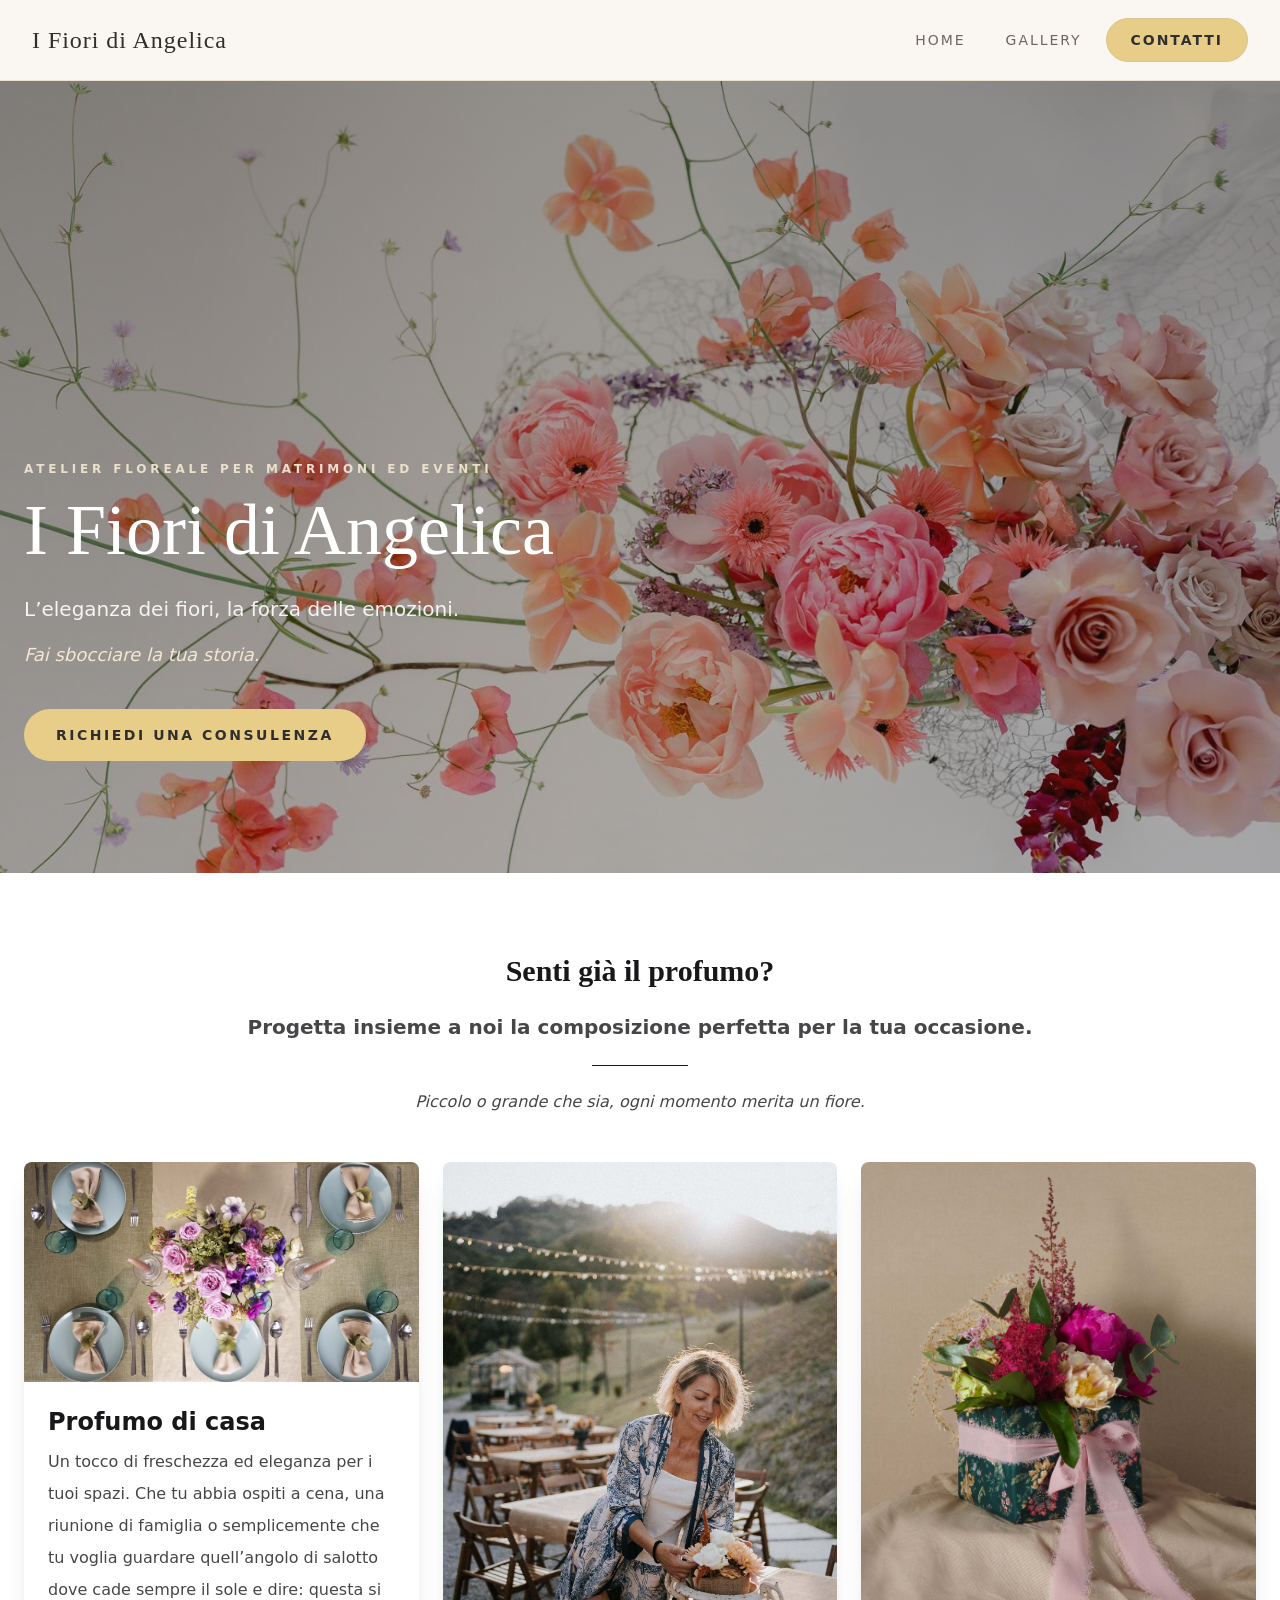
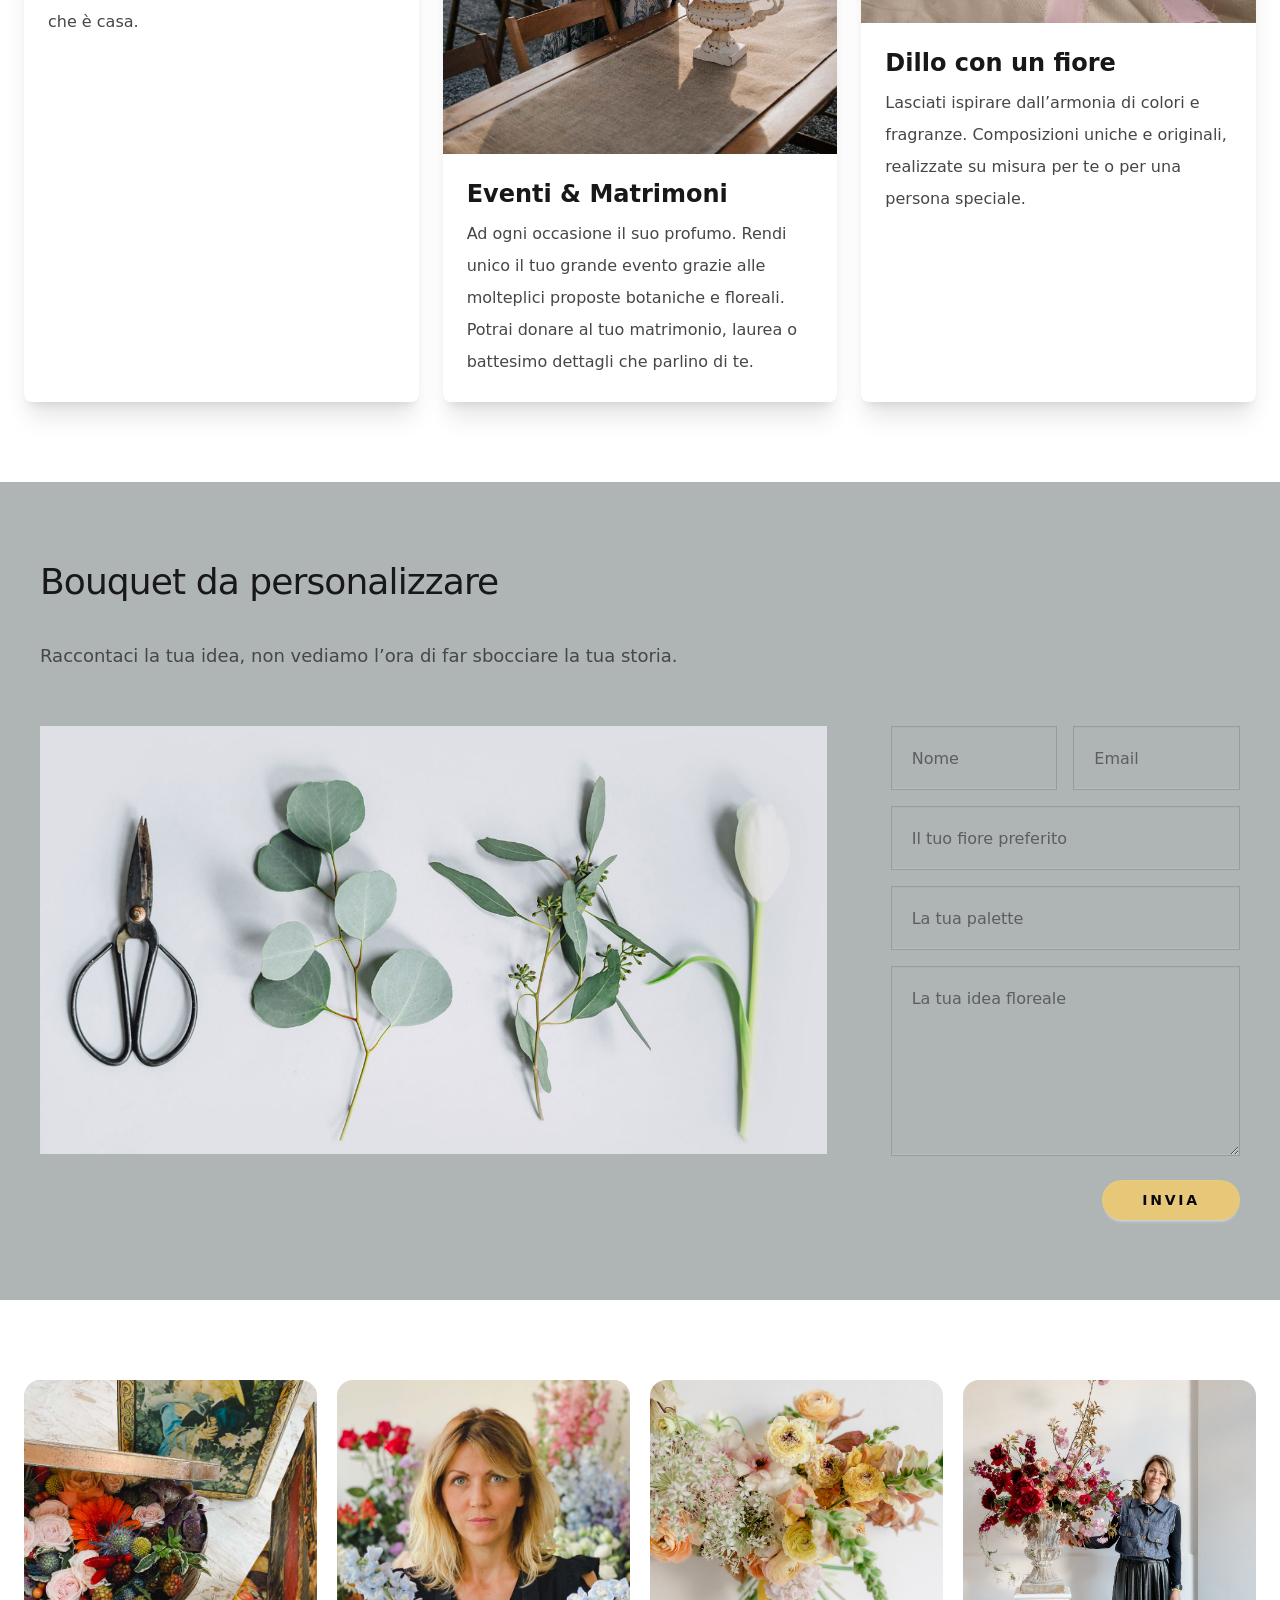
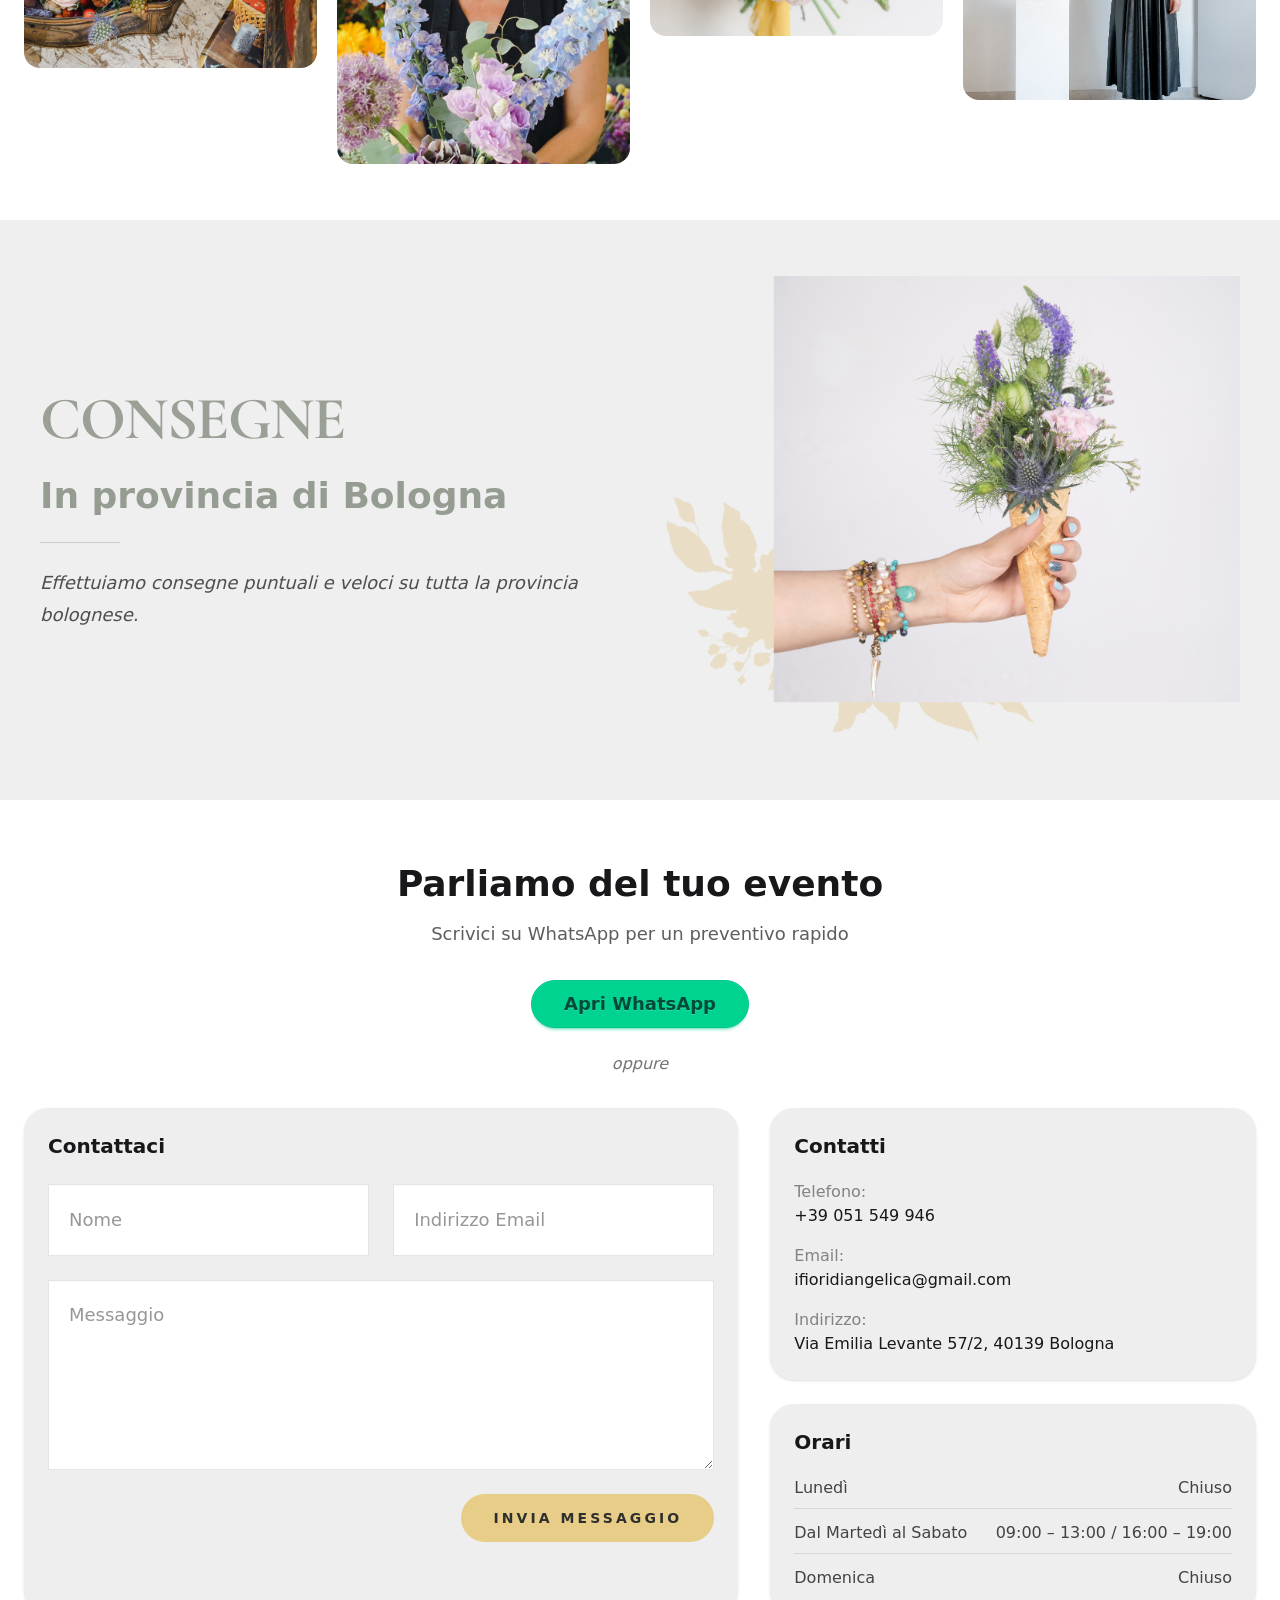
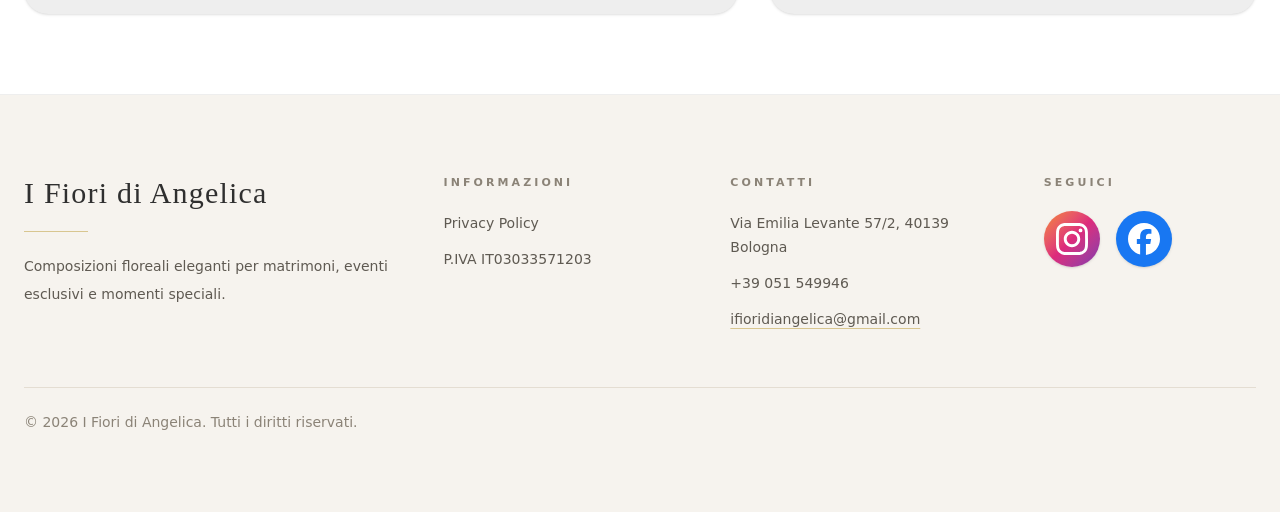
<file: index.html>
<!DOCTYPE html><html lang="it" data-theme="valentine"> <head><meta charset="UTF-8"><meta name="viewport" content="width=device-width, initial-scale=1.0"><link href="https://fonts.googleapis.com/css2?family=Cormorant+Garamond:wght@500;600;700&display=swap" rel="stylesheet"><title>I Fiori di Angelica</title><link rel="stylesheet" href="/_astro/Footer.eOikAzpo.css"></head> <body class="bg-base-100 text-base-content">  <header class="sticky top-0 z-50 border-b border-[#e9dfcf]/90 bg-[rgba(250,246,240,0.92)] backdrop-blur-md"> <div class="mx-auto flex h-20 max-w-7xl items-center justify-between px-4 sm:px-6 lg:px-8"> <a href="/#home" class="flex shrink-0 items-center text-[#2f2f2f] transition-opacity hover:opacity-80" aria-label="Vai alla home di I Fiori di Angelica"> <span class="font-serif text-xl tracking-[0.04em] md:text-2xl">
I Fiori di Angelica
</span> </a> <nav aria-label="Navigazione principale" class="hidden md:block"> <ul class="flex items-center gap-2"> <li> <a href="/#home" class="inline-flex h-11 items-center rounded-full px-4 text-sm font-medium uppercase tracking-[0.14em] text-[#6f675d] transition hover:bg-[#f3ead9] hover:text-[#2f2f2f]"> Home </a> </li><li> <a href="/#gallery" class="inline-flex h-11 items-center rounded-full px-4 text-sm font-medium uppercase tracking-[0.14em] text-[#6f675d] transition hover:bg-[#f3ead9] hover:text-[#2f2f2f]"> Gallery </a> </li><li> <a href="/#contact" class="btn h-11 min-h-11 rounded-full border-[#d8c690] bg-[#e7cd87] px-6 text-sm font-semibold uppercase tracking-[0.14em] text-[#2f2f2f] shadow-none hover:border-[#cfbb78] hover:bg-[#dcc06f]"> Contatti </a> </li> </ul> </nav> <button id="mobile-menu-button" type="button" aria-label="Apri menu" aria-expanded="false" aria-controls="mobile-menu" class="relative inline-flex h-11 w-11 items-center justify-center rounded-full border border-[#d8c690] bg-[#e7cd87] text-[#2f2f2f] transition hover:bg-[#dcc06f] md:hidden"> <span class="sr-only">Apri menu</span> <span aria-hidden="true" data-top class="absolute h-0.5 w-5 -translate-y-1.5 rounded-full bg-current transition duration-300 ease-out"></span> <span aria-hidden="true" data-middle class="absolute h-0.5 w-5 rounded-full bg-current transition duration-300 ease-out"></span> <span aria-hidden="true" data-bottom class="absolute h-0.5 w-5 translate-y-1.5 rounded-full bg-current transition duration-300 ease-out"></span> </button> </div> <div id="mobile-menu" class="hidden border-t border-[#e9dfcf]/90 bg-[rgba(250,246,240,0.98)] md:hidden"> <nav aria-label="Navigazione mobile" class="mx-auto max-w-7xl px-4 py-4 sm:px-6"> <ul class="flex flex-col gap-2"> <li> <a href="/#home" class="block rounded-2xl px-4 py-3 text-sm font-medium uppercase tracking-[0.14em] text-[#6f675d] transition hover:bg-[#f3ead9] hover:text-[#2f2f2f]"> Home </a> </li><li> <a href="/#gallery" class="block rounded-2xl px-4 py-3 text-sm font-medium uppercase tracking-[0.14em] text-[#6f675d] transition hover:bg-[#f3ead9] hover:text-[#2f2f2f]"> Gallery </a> </li><li> <a href="/#contact" class="btn w-full rounded-full border-[#d8c690] bg-[#e7cd87] text-sm font-semibold uppercase tracking-[0.14em] text-[#2f2f2f] shadow-none hover:border-[#cfbb78] hover:bg-[#dcc06f]"> Contatti </a> </li> </ul> </nav> </div> <script type="module">const e=document.getElementById("mobile-menu-button"),s=document.getElementById("mobile-menu");if(e&&s){const n=e.querySelector(".sr-only"),l=e.querySelector("[data-top]"),r=e.querySelector("[data-middle]"),a=e.querySelector("[data-bottom]"),c=s.querySelectorAll("a"),o=t=>{e.setAttribute("aria-expanded",String(t)),e.setAttribute("aria-label",t?"Chiudi menu":"Apri menu"),n&&(n.textContent=t?"Chiudi menu":"Apri menu"),s.classList.toggle("hidden",!t),l?.classList.toggle("rotate-45",t),l?.classList.toggle("translate-y-0",t),l?.classList.toggle("-translate-y-1.5",!t),r?.classList.toggle("opacity-0",t),a?.classList.toggle("-rotate-45",t),a?.classList.toggle("translate-y-0",t),a?.classList.toggle("translate-y-1.5",!t)};o(!1),e.addEventListener("click",()=>{const t=e.getAttribute("aria-expanded")==="true";o(!t)}),c.forEach(t=>{t.addEventListener("click",()=>o(!1))})}</script> </header> <section id="home" class="hero min-h-[88vh] items-end bg-cover bg-center text-neutral-content" style="background-image: linear-gradient(rgba(28,24,20,0.45),rgba(28,24,20,0.28)), url('/Copertina.jpeg'); background-size: cover; background-position: center;"> <div class="hero-content w-full max-w-7xl justify-start px-6 py-20 md:py-28"> <div class="max-w-3xl text-left"> <p class="mb-4 text-xs font-semibold uppercase tracking-[0.32em] text-[#eadfca]">
Atelier floreale per matrimoni ed eventi
</p> <h1 class="font-serif text-5xl leading-tight md:text-7xl md:leading-[1.05] text-white">
I Fiori di Angelica
</h1> <p class="mt-6 max-w-2xl text-lg leading-8 text-white/90 md:text-xl">
L’eleganza dei fiori, la forza delle emozioni.
</p> <p class="mt-4 text-base italic text-[#f3e7d1] md:text-lg">
Fai sbocciare la tua storia.
</p> <div class="mt-10 flex flex-col gap-4 sm:flex-row items-start"> <a href="#contact" class="inline-flex shrink-0 h-13 items-center justify-center rounded-full bg-[#e7cd87] px-8 text-sm font-semibold uppercase tracking-[0.18em] text-[#2f2f2f] transition hover:bg-[#dcc06f]">
Richiedi una consulenza
</a> </div> </div> </div> </section> <section id="product" class="py-16 md:py-20 text-center px-6"> <h2 class="text-3xl font-bold text-center mb-6 font-serif">
Senti già il profumo?
</h2> <h3 class="text-xl font-semibold text-center mb-6 text-base-content/80">
Progetta insieme a noi la composizione perfetta per la tua occasione.
</h3> <div class="w-24 h-px bg-base-content mx-auto mb-6"></div> <p class="text-base text-center text-base-content/80 mb-12"> <em>Piccolo o grande che sia, ogni momento merita un fiore.</em> </p> <div class="grid md:grid-cols-3 gap-6"> <div class="card bg-base-100 shadow-xl"> <figure><img src="/tavola0236-copiapersito.jpg"></figure> <div class="card-body"> <h3 class="card-title text-2xl font-bold">Profumo di casa</h3> <p class="text-base text-left leading-8 text-base-content/80">Un tocco di freschezza ed eleganza per i tuoi spazi. Che tu abbia ospiti a cena, una riunione di famiglia o semplicemente che tu voglia guardare quell’angolo di salotto dove cade sempre il sole e dire: questa si che è casa.</p> </div> </div> <div class="card bg-base-100 shadow-xl"> <figure><img src="/DSC04762PERSITO.jpg"></figure> <div class="card-body"> <h3 class="card-title text-2xl font-bold">Eventi & Matrimoni</h3> <p class="text-base text-left leading-8 text-base-content/80">
Ad ogni occasione il suo profumo. Rendi unico il tuo grande evento grazie alle molteplici proposte botaniche e floreali. Potrai donare al tuo matrimonio, laurea o battesimo dettagli che parlino di te.
</p> </div> </div> <div class="card bg-base-100 shadow-xl"> <figure><img src="/DSC_8291persito.jpg"></figure> <div class="card-body"> <h3 class="card-title text-2xl font-bold">Dillo con un fiore</h3> <p class="text-base text-left leading-8 text-base-content/80">
Lasciati ispirare dall’armonia di colori e fragranze. Composizioni uniche e originali, realizzate su misura per te o per una persona speciale.
</p> </div> </div> </div> </section> <section class="bg-[#a7adaee7] pt-10 pb-10 md:py-20"> <div class="mx-auto max-w-400 px-6 md:px-10"> <div class="mb-14"> <h2 class="font-editorial text-3xl tracking-tight text-base-content md:text-4xl">
Bouquet da personalizzare
</h2> <!-- <div class="mt-8 h-0.5 w-16 bg-base-content/80"></div> --> <p class="mt-10 max-w-2xl text-lg text-base-content/70">
Raccontaci la tua idea, non vediamo l’ora di far sbocciare la tua storia.
</p> </div> <div class="grid grid-cols-1 gap-10 xl:grid-cols-12 xl:items-start"> <div class="xl:col-span-8"> <img src="/florist-03.jpg" alt="Bouquet floreale personalizzato" width="1280" height="696" loading="lazy" decoding="async" class="h-full md:min-h-105 w-full object-contain"> </div> <div class="xl:col-span-4 xl:pl-6"> <form id="bouquet-form" action="https://formsubmit.co/9b20e779d039f5d720e404f573dcc317" method="POST" class="space-y-4"> <div class="grid grid-cols-1 gap-4 sm:grid-cols-2"> <input type="text" name="name" required placeholder="Nome" class="input h-16 w-full rounded-none border border-base-content/15 bg-transparent px-5 text-base text-base-content placeholder:text-base-content/55 focus:outline-none"> <input type="email" name="email" required placeholder="Email" class="input h-16 w-full rounded-none border border-base-content/15 bg-transparent px-5 text-base text-base-content placeholder:text-base-content/55 focus:outline-none"> </div> <input type="text" name="fiore_preferito" placeholder="Il tuo fiore preferito" class="input h-16 w-full rounded-none border border-base-content/15 bg-transparent px-5 text-base text-base-content placeholder:text-base-content/55 focus:outline-none"> <input type="text" name="palette" placeholder="La tua palette" class="input h-16 w-full rounded-none border border-base-content/15 bg-transparent px-5 text-base text-base-content placeholder:text-base-content/55 focus:outline-none"> <textarea name="message" placeholder="La tua idea floreale" class="textarea min-h-47.5 w-full rounded-none border border-base-content/15 bg-transparent px-5 py-5 text-base text-base-content placeholder:text-base-content/55 focus:outline-none"></textarea> <input type="hidden" name="_subject" value="Nuova richiesta bouquet personalizzato"> <input type="hidden" name="_captcha" value="false"> <input type="text" name="_honey" class="hidden" tabindex="-1" autocomplete="off"> <div class="flex items-center justify-end gap-4 pt-2"> <p id="form-message" class="text-sm text-base-content/70"></p> <button type="submit" id="form-button" class="btn border-0 rounded-full bg-[#e7c878] px-10 text-sm font-semibold uppercase tracking-[0.2em] text-neutral hover:bg-[#ddb95f]">
Invia
</button> </div> <!-- <div class="flex justify-end pt-2">
            <button
              type="submit"
              class="btn border-0 rounded-full bg-[#e7c878] px-10 text-sm font-semibold uppercase tracking-[0.2em] text-neutral hover:bg-[#ddb95f]"
            >Invia
            </button>
          </div> --> </form> </div> </div> </div> </section> <script type="module">const e=document.getElementById("bouquet-form"),t=document.getElementById("form-button");e instanceof HTMLFormElement&&t instanceof HTMLButtonElement&&e.addEventListener("submit",async function(s){s.preventDefault(),t.disabled=!0,t.textContent="Invio...",t.classList.remove("bg-[#e7c878]","bg-[#9fb59a]","bg-[#e57373]"),t.classList.add("bg-[#dcc06f]");const o=new FormData(e);try{(await fetch(e.action,{method:"POST",body:o,headers:{Accept:"application/json"}})).ok?(e.reset(),t.textContent="Inviato",t.classList.remove("bg-[#dcc06f]"),t.classList.add("bg-[#9fb59a]")):(t.textContent="Errore",t.classList.remove("bg-[#dcc06f]"),t.classList.add("bg-[#e57373]"))}catch{t.textContent="Errore",t.classList.remove("bg-[#dcc06f]"),t.classList.add("bg-[#e57373]")}t.disabled=!1});</script> <section id="gallery" class="mt-16 scroll-mt-12 pt-4 pb-2 px-6"> <!-- <h2 class="text-3xl font-bold text-center mb-10">Gallery</h2> --> <div class="grid grid-cols-1 gap-5 md:grid-cols-2 lg:grid-cols-4"> <img src="/IMG_3632xsito.jpg" alt="Immagine 1" class="h-72 w-full rounded-2xl object-cover"> <img src="/IMG_3444-Modificaxsito.jpg" alt="Immagine 2" class="h-96 w-full rounded-2xl object-cover"> <img src="/Workshop-170424-91xsito.jpg" alt="Immagine 3" class="h-64 w-full rounded-2xl object-cover"> <img src="/Workshop-180424-119xsito.jpg" alt="Immagine 4" class="h-80 w-full rounded-2xl object-cover"> </div> </section> <section id="consegne" class="bg-white py-12 md:py-12"> <div class="mx-auto max-w-7xl bg-[#efefef] px-6 py-10 md:px-10 md:py-14"> <div class="grid grid-cols-1 items-center gap-10 lg:grid-cols-2"> <div class="max-w-xl space-y-6"> <h2 class="font-editorial text-4xl font-bold leading-none tracking-tight text-[#9aa095] md:text-6xl" style="font-family: 'Cormorant Garamond', serif;">
CONSEGNE
</h2> <h2 class="text-3xl font-semibold leading-tight text-[#959d93] md:text-4xl">
In provincia di Bologna
</h2> <div class="h-px w-20 bg-[#959d93]/40"></div> <p class="text-base leading-8 text-base-content/75 md:text-lg"> <em>Effettuiamo consegne puntuali e veloci su tutta la provincia bolognese.</em> </p> </div> <div> <figure class="overflow-hidden"> <img src="/DSC_9812-copia-1.png" alt="Consegna di composizioni floreali" width="1500" height="1209" loading="lazy" decoding="async" class="h-full w-full object-cover"> </figure> </div> </div> </div> </section> <section id="contact" class="bg-white scroll-mt-8 px-6 pt-4 pb-20"> <div class="mx-auto max-w-350"> <div class="text-center"> <h2 class="text-3xl font-bold text-base-content md:text-4xl">
Parliamo del tuo evento
</h2> <p class="mt-4 text-base text-base-content/70 md:text-lg">
Scrivici su WhatsApp per un preventivo rapido
</p> <div class="mt-8"> <a href="https://wa.me/393201165529?text=Ciao%20vorrei%20informazioni" target="_blank" rel="noopener noreferrer" class="btn btn-success btn-lg rounded-full px-8">
Apri WhatsApp
</a> </div> </div> <br><p class="text-base text-base-content/60 text-center"><em>oppure</em></p> <div class="mt-8 grid grid-cols-1 gap-8 lg:grid-cols-[1.25fr_0.85fr]"> <div class="rounded-3xl bg-[#eeeeee] p-6 shadow-sm"> <div class="mb-6 text-left"> <h3 class="text-xl font-semibold text-base-content">
Contattaci
</h3> </div> <form id="contact-form" action="https://formsubmit.co/9b20e779d039f5d720e404f573dcc317" method="POST" class="space-y-6"> <input type="hidden" name="_subject" value="Nuovo messaggio dal sito"> <input type="hidden" name="_captcha" value="false"> <input type="text" name="_honey" class="hidden" tabindex="-1" autocomplete="off"> <div class="grid grid-cols-1 gap-6 md:grid-cols-2"> <input type="text" name="name" placeholder="Nome" required class="input h-18 w-full rounded-none border border-black/10 bg-white px-5 text-lg text-base-content placeholder:text-base-content/45 focus:outline-none"> <input type="email" name="email" placeholder="Indirizzo Email" required class="input h-18 w-full rounded-none border border-black/10 bg-white px-5 text-lg text-base-content placeholder:text-base-content/45 focus:outline-none"> </div> <textarea name="message" placeholder="Messaggio" required class="textarea min-h-47.5 w-full rounded-none border border-black/10 bg-white px-5 py-5 text-lg text-base-content placeholder:text-base-content/45 focus:outline-none"></textarea> <div class="flex justify-start md:justify-end"> <button id="contact-form-button" type="submit" class="inline-flex h-12 items-center justify-center rounded-full bg-[#e7cd87] px-8 text-sm font-semibold uppercase tracking-[0.22em] text-[#2f2f2f] transition hover:bg-[#dcc06f]">Invia messaggio
</button> </div> </form> </div> <div class="space-y-6"> <div class="rounded-3xl bg-[#eeeeee] p-6 shadow-sm"> <h3 class="text-xl font-semibold text-base-content">
Contatti
</h3> <div class="mt-5 space-y-4 text-sm md:text-base"> <div> <p class="text-base-content/50">Telefono:</p> <a href="tel:+39051549946" class="text-base-content transition hover:opacity-70">+39 051 549 946</a> </div> <div> <p class="text-base-content/50">Email:</p> <a href="mailto:ifioridiangelica@gmail.com" class="text-base-content transition hover:opacity-70">ifioridiangelica@gmail.com</a> </div> <div> <p class="text-base-content/50">Indirizzo:</p>
Via Emilia Levante 57/2, 40139 Bologna
</div> </div> </div> <!-- <div class="rounded-3xl bg-[#f3f3f3] p-6 shadow-sm">
          <h3 class="text-xl font-semibold text-base-content">
            Orari di apertura
          </h3>

          <div class="mt-5 space-y-3 text-sm text-base-content/80 md:text-base">
            <div class="flex items-center justify-between border-b border-black/10 pb-2">
              <span>Lunedì</span>
              <span>09:00 – 13:00 / 15:30 – 19:30</span>
            </div>
            <div class="flex items-center justify-between border-b border-black/10 pb-2">
              <span>Martedì</span>
              <span>09:00 – 13:00 / 15:30 – 19:30</span>
            </div>
            <div class="flex items-center justify-between border-b border-black/10 pb-2">
              <span>Mercoledì</span>
              <span>09:00 – 13:00 / 15:30 – 19:30</span>
            </div>
            <div class="flex items-center justify-between border-b border-black/10 pb-2">
              <span>Giovedì</span>
              <span>09:00 – 13:00 / 15:30 – 19:30</span>
            </div>
            <div class="flex items-center justify-between border-b border-black/10 pb-2">
              <span>Venerdì</span>
              <span>09:00 – 13:00 / 15:30 – 19:30</span>
            </div>
            <div class="flex items-center justify-between border-b border-black/10 pb-2">
              <span>Sabato</span>
              <span>09:00 – 13:00 / 15:30 – 18:30</span>
            </div>
            <div class="flex items-center justify-between">
              <span>Domenica</span>
              <span>Chiuso</span>
            </div>
          </div>
        </div> --> <div class="rounded-3xl bg-[#eeeeee] p-6 shadow-sm"> <h3 class="text-xl font-semibold text-base-content">
Orari
</h3> <div class="mt-5 space-y-3 text-sm text-base-content/80 md:text-base"> <div class="flex items-center justify-between border-b border-black/10 pb-2"> <span>Lunedì</span> <span>Chiuso</span> </div> <div class="flex items-center justify-between border-b border-black/10 pb-2"> <span>Dal Martedì al Sabato</span> <span class="text-right">09:00 – 13:00 / 16:00 – 19:00</span> </div> <div class="flex items-center justify-between"> <span>Domenica</span> <span>Chiuso</span> </div> </div> </div> </div> </div> </div></section> <script type="module">const e=document.getElementById("contact-form"),t=document.getElementById("contact-form-button");e instanceof HTMLFormElement&&t instanceof HTMLButtonElement&&e.addEventListener("submit",async function(s){s.preventDefault(),t.disabled=!0,t.textContent="Invio...",t.classList.remove("bg-[#9fb59a]","bg-[#e57373]"),t.classList.add("bg-[#dcc06f]");const n=new FormData(e);try{(await fetch(e.action,{method:"POST",body:n,headers:{Accept:"application/json"}})).ok?(e.reset(),t.textContent="Inviato",t.classList.remove("bg-[#dcc06f]"),t.classList.add("bg-[#9fb59a]")):(t.textContent="Errore",t.classList.remove("bg-[#dcc06f]"),t.classList.add("bg-[#e57373]"))}catch{t.textContent="Errore",t.classList.remove("bg-[#dcc06f]"),t.classList.add("bg-[#e57373]")}t.disabled=!1});</script> <footer class="border-t border-base-300 bg-[#f6f3ee] text-[#2f2f2f]"> <div class="mx-auto max-w-7xl px-6 py-20"> <div class="grid grid-cols-1 gap-x-12 gap-y-14 md:grid-cols-2 xl:grid-cols-[1.4fr_0.9fr_1fr_0.8fr]"> <div class="max-w-sm"> <h2 class="font-serif text-3xl tracking-[0.04em] text-[#2f2f2f]">
I Fiori di Angelica
</h2> <div class="mt-5 h-px w-16 bg-[#d8c690]"></div> <p class="mt-5 text-sm leading-7 text-[#5f5a52]">
Composizioni floreali eleganti per matrimoni, eventi esclusivi e momenti speciali.
</p> </div> <div> <h3 class="text-[11px] font-semibold uppercase tracking-[0.28em] text-[#8b8377]">
Informazioni
</h3> <ul class="mt-5 space-y-3 text-sm leading-6 text-[#5f5a52]"> <li> <a href="/privacy" class="transition hover:text-[#2f2f2f]">
Privacy Policy
</a> </li> <li>P.IVA IT03033571203</li> </ul> </div> <div> <h3 class="text-[11px] font-semibold uppercase tracking-[0.28em] text-[#8b8377]">
Contatti
</h3> <ul class="mt-5 space-y-3 text-sm leading-6 text-[#5f5a52]"> <li>Via Emilia Levante 57/2, 40139 Bologna</li> <li>+39 051 549946</li> <li> <a href="mailto:ifioridiangelica@gmail.com" class="underline decoration-[#d8c690] underline-offset-4 transition hover:text-[#2f2f2f]">
ifioridiangelica@gmail.com
</a> </li> </ul> </div> <div> <h3 class="text-[11px] font-semibold uppercase tracking-[0.28em] text-[#8b8377]">
Seguici
</h3> <div class="mt-5 flex items-center gap-4"> <a href="https://www.instagram.com/ifioridiangelica/" target="_blank" rel="noopener noreferrer" aria-label="Instagram" class="flex h-14 w-14 items-center justify-center rounded-full bg-linear-to-br from-[#f58529] via-[#dd2a7b] to-[#8134af] shadow-sm transition duration-300 hover:-translate-y-0.5 hover:shadow-md"> <img src="/instagram.svg" alt="Instagram" class="h-8 w-8 brightness-0 invert"> </a> <a href="https://www.facebook.com/ifioridiangelica?locale=it_IT" target="_blank" rel="noopener noreferrer" aria-label="Facebook" class="flex h-14 w-14 items-center justify-center rounded-full bg-[#1877f2] shadow-sm transition duration-300 hover:-translate-y-0.5 hover:shadow-md"> <img src="/facebook.svg" alt="Facebook" class="h-8 w-8 brightness-0 invert"> </a> </div> </div> </div> <div class="mt-14 border-t border-[#e4ddd2] pt-6"> <p class="text-sm text-[#8b8377]">
© 2026 I Fiori di Angelica. Tutti i diritti riservati.
</p> </div> </div> </footer>  </body></html>
</file>
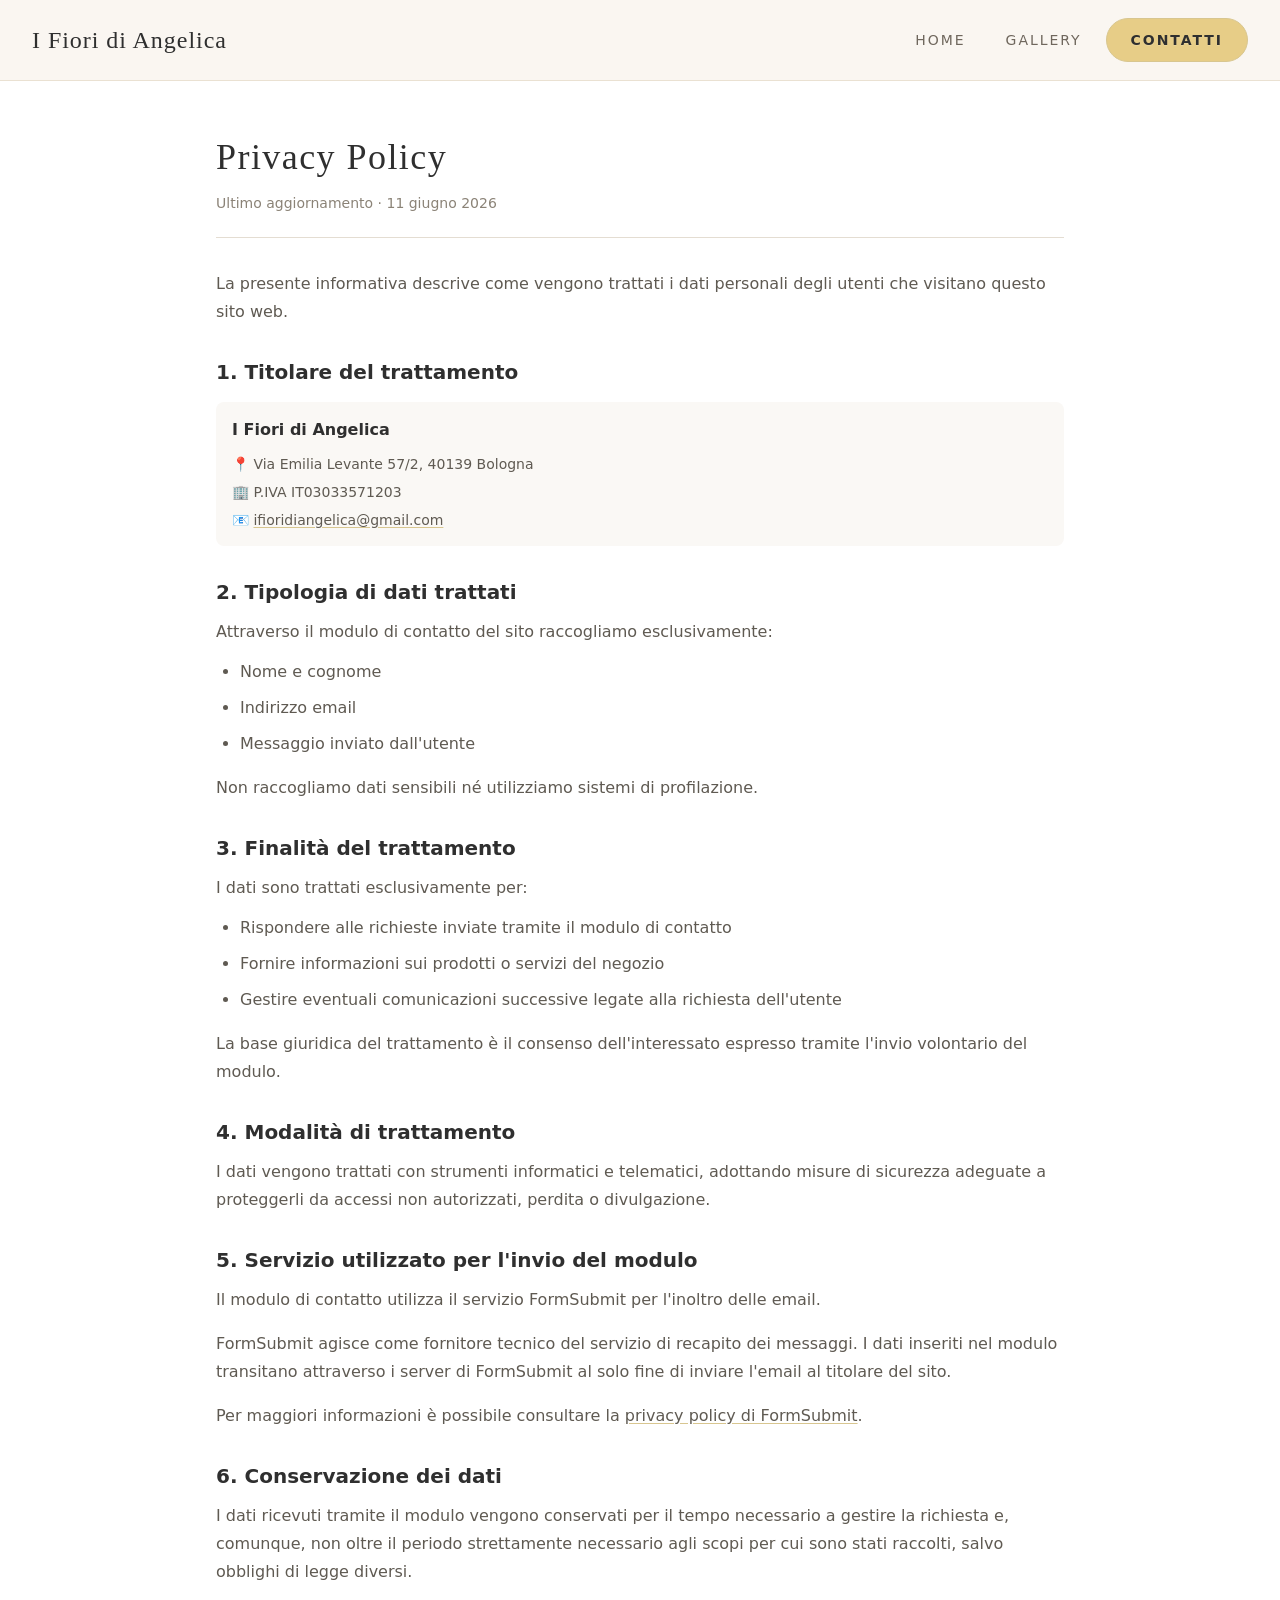
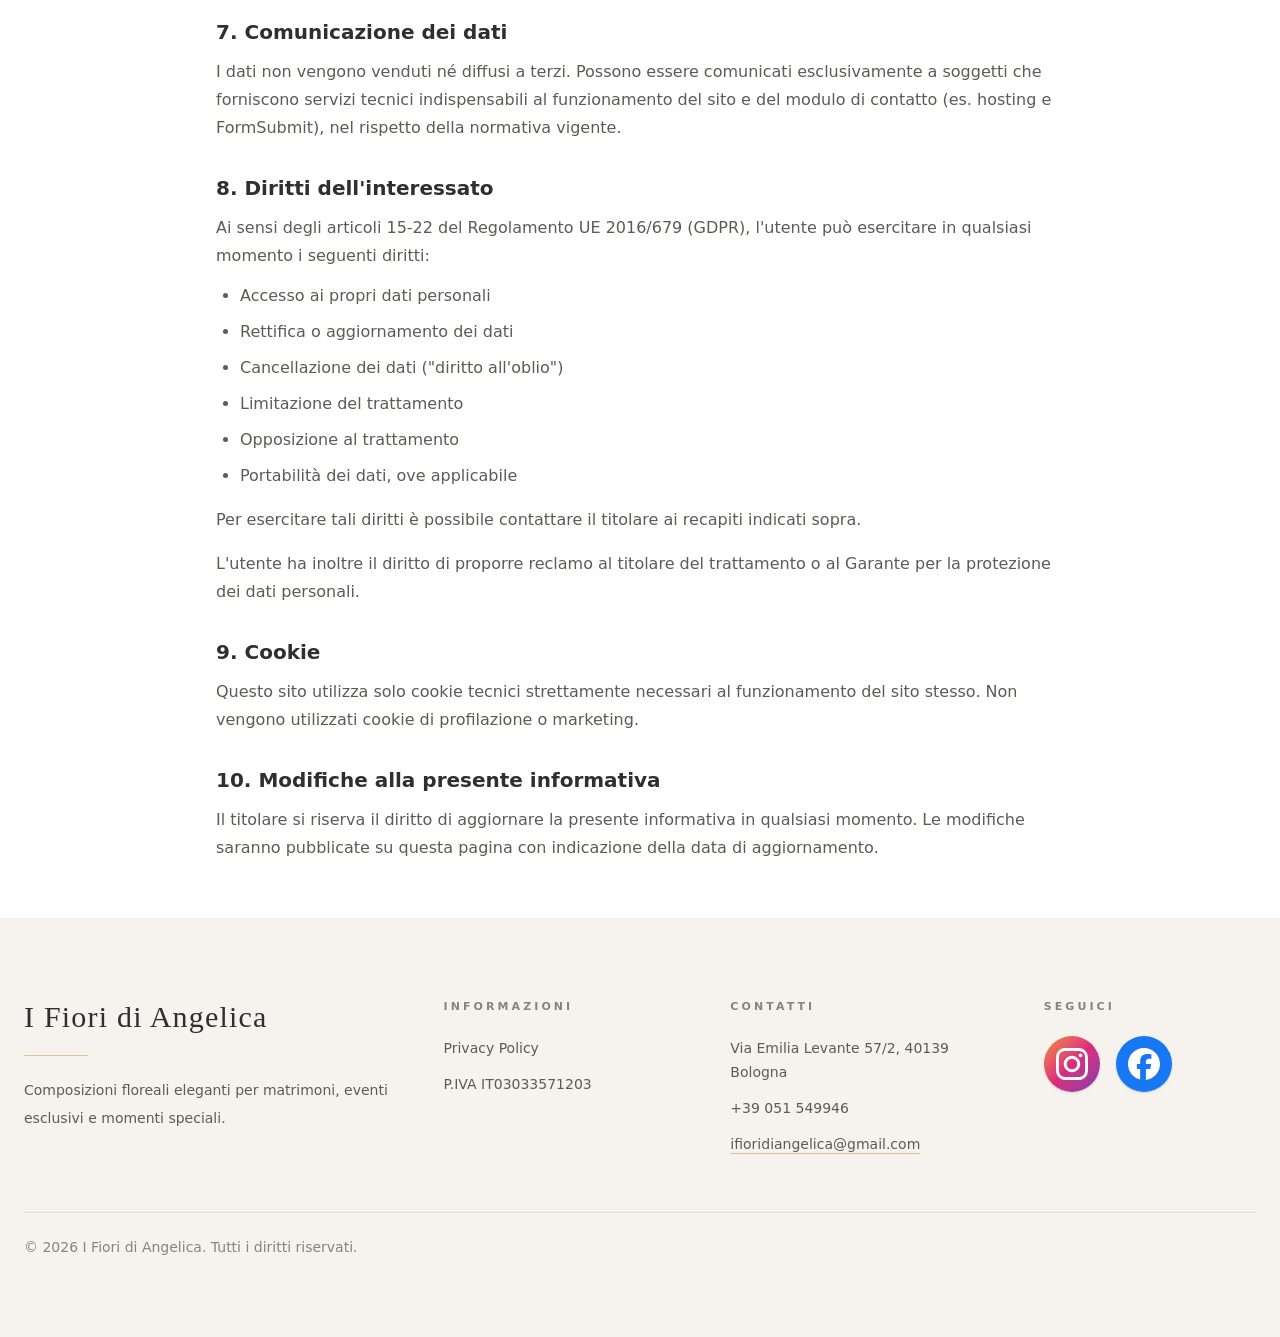
<file: privacy/index.html>
<!DOCTYPE html><html lang="it" data-theme="valentine"> <head><meta charset="UTF-8"><meta name="viewport" content="width=device-width, initial-scale=1.0"><link href="https://fonts.googleapis.com/css2?family=Cormorant+Garamond:wght@500;600;700&display=swap" rel="stylesheet"><title>Privacy Policy - I Fiori di Angelica</title><link rel="stylesheet" href="/_astro/Footer.eOikAzpo.css"></head> <body class="bg-base-100 text-base-content">  <header class="sticky top-0 z-50 border-b border-[#e9dfcf]/90 bg-[rgba(250,246,240,0.92)] backdrop-blur-md"> <div class="mx-auto flex h-20 max-w-7xl items-center justify-between px-4 sm:px-6 lg:px-8"> <a href="/#home" class="flex shrink-0 items-center text-[#2f2f2f] transition-opacity hover:opacity-80" aria-label="Vai alla home di I Fiori di Angelica"> <span class="font-serif text-xl tracking-[0.04em] md:text-2xl">
I Fiori di Angelica
</span> </a> <nav aria-label="Navigazione principale" class="hidden md:block"> <ul class="flex items-center gap-2"> <li> <a href="/#home" class="inline-flex h-11 items-center rounded-full px-4 text-sm font-medium uppercase tracking-[0.14em] text-[#6f675d] transition hover:bg-[#f3ead9] hover:text-[#2f2f2f]"> Home </a> </li><li> <a href="/#gallery" class="inline-flex h-11 items-center rounded-full px-4 text-sm font-medium uppercase tracking-[0.14em] text-[#6f675d] transition hover:bg-[#f3ead9] hover:text-[#2f2f2f]"> Gallery </a> </li><li> <a href="/#contact" class="btn h-11 min-h-11 rounded-full border-[#d8c690] bg-[#e7cd87] px-6 text-sm font-semibold uppercase tracking-[0.14em] text-[#2f2f2f] shadow-none hover:border-[#cfbb78] hover:bg-[#dcc06f]"> Contatti </a> </li> </ul> </nav> <button id="mobile-menu-button" type="button" aria-label="Apri menu" aria-expanded="false" aria-controls="mobile-menu" class="relative inline-flex h-11 w-11 items-center justify-center rounded-full border border-[#d8c690] bg-[#e7cd87] text-[#2f2f2f] transition hover:bg-[#dcc06f] md:hidden"> <span class="sr-only">Apri menu</span> <span aria-hidden="true" data-top class="absolute h-0.5 w-5 -translate-y-1.5 rounded-full bg-current transition duration-300 ease-out"></span> <span aria-hidden="true" data-middle class="absolute h-0.5 w-5 rounded-full bg-current transition duration-300 ease-out"></span> <span aria-hidden="true" data-bottom class="absolute h-0.5 w-5 translate-y-1.5 rounded-full bg-current transition duration-300 ease-out"></span> </button> </div> <div id="mobile-menu" class="hidden border-t border-[#e9dfcf]/90 bg-[rgba(250,246,240,0.98)] md:hidden"> <nav aria-label="Navigazione mobile" class="mx-auto max-w-7xl px-4 py-4 sm:px-6"> <ul class="flex flex-col gap-2"> <li> <a href="/#home" class="block rounded-2xl px-4 py-3 text-sm font-medium uppercase tracking-[0.14em] text-[#6f675d] transition hover:bg-[#f3ead9] hover:text-[#2f2f2f]"> Home </a> </li><li> <a href="/#gallery" class="block rounded-2xl px-4 py-3 text-sm font-medium uppercase tracking-[0.14em] text-[#6f675d] transition hover:bg-[#f3ead9] hover:text-[#2f2f2f]"> Gallery </a> </li><li> <a href="/#contact" class="btn w-full rounded-full border-[#d8c690] bg-[#e7cd87] text-sm font-semibold uppercase tracking-[0.14em] text-[#2f2f2f] shadow-none hover:border-[#cfbb78] hover:bg-[#dcc06f]"> Contatti </a> </li> </ul> </nav> </div> <script type="module">const e=document.getElementById("mobile-menu-button"),s=document.getElementById("mobile-menu");if(e&&s){const n=e.querySelector(".sr-only"),l=e.querySelector("[data-top]"),r=e.querySelector("[data-middle]"),a=e.querySelector("[data-bottom]"),c=s.querySelectorAll("a"),o=t=>{e.setAttribute("aria-expanded",String(t)),e.setAttribute("aria-label",t?"Chiudi menu":"Apri menu"),n&&(n.textContent=t?"Chiudi menu":"Apri menu"),s.classList.toggle("hidden",!t),l?.classList.toggle("rotate-45",t),l?.classList.toggle("translate-y-0",t),l?.classList.toggle("-translate-y-1.5",!t),r?.classList.toggle("opacity-0",t),a?.classList.toggle("-rotate-45",t),a?.classList.toggle("translate-y-0",t),a?.classList.toggle("translate-y-1.5",!t)};o(!1),e.addEventListener("click",()=>{const t=e.getAttribute("aria-expanded")==="true";o(!t)}),c.forEach(t=>{t.addEventListener("click",()=>o(!1))})}</script> </header> <main class="mx-auto max-w-4xl px-6 py-14"> <h1 class="font-serif text-4xl tracking-[0.04em] text-[#2f2f2f]">
Privacy Policy
</h1> <!-- <div class="mt-8 h-px w-16 bg-[#d8c690]"></div> --> <div class="mt-4 flex items-center justify-between pb-6 border-b border-[#e4ddd2]"> <p class="text-sm text-[#8b8377]">
Ultimo aggiornamento · <span class="font-medium">11 giugno 2026</span> </p> </div> <div class="mt-8 space-y-8 text-[#5f5a52] leading-7"> <div> <p class="mt-4">
La presente informativa descrive come vengono trattati i dati personali degli utenti che visitano questo sito web.
</p> </div> <section class="mt-8"> <h2 class="text-xl font-semibold text-[#2f2f2f]">1. Titolare del trattamento</h2> <div class="mt-4 space-y-3 text-sm bg-[#faf8f5] rounded-lg p-4"> <p class="text-base font-semibold text-[#2f2f2f]">I Fiori di Angelica</p> <div class="space-y-2 text-[#5f5a52]"> <p>📍 Via Emilia Levante 57/2, 40139 Bologna</p> <p>🏢 P.IVA IT03033571203</p> <p>📧 <a href="mailto:ifioridiangelica@gmail.com" class="underline decoration-[#d8c690] underline-offset-2 hover:text-[#2f2f2f] font-medium">ifioridiangelica@gmail.com</a></p> </div> </div> </section> <section class="mt-8"> <h2 class="text-xl font-semibold text-[#2f2f2f]">2. Tipologia di dati trattati</h2> <p class="mt-3">
Attraverso il modulo di contatto del sito raccogliamo esclusivamente:
</p> <ul class="mt-3 list-disc space-y-2 pl-6"> <li>Nome e cognome</li> <li>Indirizzo email</li> <li>Messaggio inviato dall'utente</li> </ul> <p class="mt-4">
Non raccogliamo dati sensibili né utilizziamo sistemi di profilazione.
</p> </section> <section class="mt-8"> <h2 class="text-xl font-semibold text-[#2f2f2f]">3. Finalità del trattamento</h2> <p class="mt-3">
I dati sono trattati esclusivamente per:
</p> <ul class="mt-3 list-disc space-y-2 pl-6"> <li>Rispondere alle richieste inviate tramite il modulo di contatto</li> <li>Fornire informazioni sui prodotti o servizi del negozio</li> <li>Gestire eventuali comunicazioni successive legate alla richiesta dell'utente</li> </ul> <p class="mt-4">
La base giuridica del trattamento è il consenso dell'interessato espresso tramite l'invio volontario del modulo.
</p> </section> <section class="mt-8"> <h2 class="text-xl font-semibold text-[#2f2f2f]">4. Modalità di trattamento</h2> <p class="mt-3">
I dati vengono trattati con strumenti informatici e telematici, adottando misure di sicurezza adeguate a proteggerli da accessi non autorizzati, perdita o divulgazione.
</p> </section> <section class="mt-8"> <h2 class="text-xl font-semibold text-[#2f2f2f]">5. Servizio utilizzato per l'invio del modulo</h2> <p class="mt-3">
Il modulo di contatto utilizza il servizio FormSubmit per l'inoltro delle email.
</p> <p class="mt-4">
FormSubmit agisce come fornitore tecnico del servizio di recapito dei messaggi. I dati inseriti nel modulo transitano attraverso i server di FormSubmit al solo fine di inviare l'email al titolare del sito.
</p> <p class="mt-4">
Per maggiori informazioni è possibile consultare la <a href="https://formsubmit.co/privacy.pdf" target="_blank" rel="noopener noreferrer" class="underline decoration-[#d8c690] underline-offset-2 hover:text-[#2f2f2f]">privacy policy di FormSubmit</a>.
</p> </section> <section class="mt-8"> <h2 class="text-xl font-semibold text-[#2f2f2f]">6. Conservazione dei dati</h2> <p class="mt-3">
I dati ricevuti tramite il modulo vengono conservati per il tempo necessario a gestire la richiesta e, comunque, non oltre il periodo strettamente necessario agli scopi per cui sono stati raccolti, salvo obblighi di legge diversi.
</p> </section> <section class="mt-8"> <h2 class="text-xl font-semibold text-[#2f2f2f]">7. Comunicazione dei dati</h2> <p class="mt-3">
I dati non vengono venduti né diffusi a terzi. Possono essere comunicati esclusivamente a soggetti che forniscono servizi tecnici indispensabili al funzionamento del sito e del modulo di contatto (es. hosting e FormSubmit), nel rispetto della normativa vigente.
</p> </section> <section class="mt-8"> <h2 class="text-xl font-semibold text-[#2f2f2f]">8. Diritti dell'interessato</h2> <p class="mt-3">
Ai sensi degli articoli 15-22 del Regolamento UE 2016/679 (GDPR), l'utente può esercitare in qualsiasi momento i seguenti diritti:
</p> <ul class="mt-3 list-disc space-y-2 pl-6"> <li>Accesso ai propri dati personali</li> <li>Rettifica o aggiornamento dei dati</li> <li>Cancellazione dei dati ("diritto all'oblio")</li> <li>Limitazione del trattamento</li> <li>Opposizione al trattamento</li> <li>Portabilità dei dati, ove applicabile</li> </ul> <p class="mt-4">
Per esercitare tali diritti è possibile contattare il titolare ai recapiti indicati sopra.
</p> <p class="mt-4">
L'utente ha inoltre il diritto di proporre reclamo al titolare del trattamento o al Garante per la protezione dei dati personali.
</p> </section> <section class="mt-8"> <h2 class="text-xl font-semibold text-[#2f2f2f]">9. Cookie</h2> <p class="mt-3">
Questo sito utilizza solo cookie tecnici strettamente necessari al funzionamento del sito stesso. Non vengono utilizzati cookie di profilazione o marketing.
</p> </section> <section class="mt-8"> <h2 class="text-xl font-semibold text-[#2f2f2f]">10. Modifiche alla presente informativa</h2> <p class="mt-3">
Il titolare si riserva il diritto di aggiornare la presente informativa in qualsiasi momento. Le modifiche saranno pubblicate su questa pagina con indicazione della data di aggiornamento.
</p> </section> </div> </main> <footer class="border-t border-base-300 bg-[#f6f3ee] text-[#2f2f2f]"> <div class="mx-auto max-w-7xl px-6 py-20"> <div class="grid grid-cols-1 gap-x-12 gap-y-14 md:grid-cols-2 xl:grid-cols-[1.4fr_0.9fr_1fr_0.8fr]"> <div class="max-w-sm"> <h2 class="font-serif text-3xl tracking-[0.04em] text-[#2f2f2f]">
I Fiori di Angelica
</h2> <div class="mt-5 h-px w-16 bg-[#d8c690]"></div> <p class="mt-5 text-sm leading-7 text-[#5f5a52]">
Composizioni floreali eleganti per matrimoni, eventi esclusivi e momenti speciali.
</p> </div> <div> <h3 class="text-[11px] font-semibold uppercase tracking-[0.28em] text-[#8b8377]">
Informazioni
</h3> <ul class="mt-5 space-y-3 text-sm leading-6 text-[#5f5a52]"> <li> <a href="/privacy" class="transition hover:text-[#2f2f2f]">
Privacy Policy
</a> </li> <li>P.IVA IT03033571203</li> </ul> </div> <div> <h3 class="text-[11px] font-semibold uppercase tracking-[0.28em] text-[#8b8377]">
Contatti
</h3> <ul class="mt-5 space-y-3 text-sm leading-6 text-[#5f5a52]"> <li>Via Emilia Levante 57/2, 40139 Bologna</li> <li>+39 051 549946</li> <li> <a href="mailto:ifioridiangelica@gmail.com" class="underline decoration-[#d8c690] underline-offset-4 transition hover:text-[#2f2f2f]">
ifioridiangelica@gmail.com
</a> </li> </ul> </div> <div> <h3 class="text-[11px] font-semibold uppercase tracking-[0.28em] text-[#8b8377]">
Seguici
</h3> <div class="mt-5 flex items-center gap-4"> <a href="https://www.instagram.com/ifioridiangelica/" target="_blank" rel="noopener noreferrer" aria-label="Instagram" class="flex h-14 w-14 items-center justify-center rounded-full bg-linear-to-br from-[#f58529] via-[#dd2a7b] to-[#8134af] shadow-sm transition duration-300 hover:-translate-y-0.5 hover:shadow-md"> <img src="/instagram.svg" alt="Instagram" class="h-8 w-8 brightness-0 invert"> </a> <a href="https://www.facebook.com/ifioridiangelica?locale=it_IT" target="_blank" rel="noopener noreferrer" aria-label="Facebook" class="flex h-14 w-14 items-center justify-center rounded-full bg-[#1877f2] shadow-sm transition duration-300 hover:-translate-y-0.5 hover:shadow-md"> <img src="/facebook.svg" alt="Facebook" class="h-8 w-8 brightness-0 invert"> </a> </div> </div> </div> <div class="mt-14 border-t border-[#e4ddd2] pt-6"> <p class="text-sm text-[#8b8377]">
© 2026 I Fiori di Angelica. Tutti i diritti riservati.
</p> </div> </div> </footer>  </body></html>
</file>
<file: _astro/Footer.eOikAzpo.css>
@layer properties{@supports (((-webkit-hyphens:none)) and (not (margin-trim:inline))) or ((-moz-orient:inline) and (not (color:rgb(from red r g b)))){*,:before,:after,::backdrop{--tw-translate-x:0;--tw-translate-y:0;--tw-translate-z:0;--tw-space-y-reverse:0;--tw-border-style:solid;--tw-gradient-position:initial;--tw-gradient-from:#0000;--tw-gradient-via:#0000;--tw-gradient-to:#0000;--tw-gradient-stops:initial;--tw-gradient-via-stops:initial;--tw-gradient-from-position:0%;--tw-gradient-via-position:50%;--tw-gradient-to-position:100%;--tw-leading:initial;--tw-font-weight:initial;--tw-tracking:initial;--tw-shadow:0 0 #0000;--tw-shadow-color:initial;--tw-shadow-alpha:100%;--tw-inset-shadow:0 0 #0000;--tw-inset-shadow-color:initial;--tw-inset-shadow-alpha:100%;--tw-ring-color:initial;--tw-ring-shadow:0 0 #0000;--tw-inset-ring-color:initial;--tw-inset-ring-shadow:0 0 #0000;--tw-ring-inset:initial;--tw-ring-offset-width:0px;--tw-ring-offset-color:#fff;--tw-ring-offset-shadow:0 0 #0000;--tw-blur:initial;--tw-brightness:initial;--tw-contrast:initial;--tw-grayscale:initial;--tw-hue-rotate:initial;--tw-invert:initial;--tw-opacity:initial;--tw-saturate:initial;--tw-sepia:initial;--tw-drop-shadow:initial;--tw-drop-shadow-color:initial;--tw-drop-shadow-alpha:100%;--tw-drop-shadow-size:initial;--tw-backdrop-blur:initial;--tw-backdrop-brightness:initial;--tw-backdrop-contrast:initial;--tw-backdrop-grayscale:initial;--tw-backdrop-hue-rotate:initial;--tw-backdrop-invert:initial;--tw-backdrop-opacity:initial;--tw-backdrop-saturate:initial;--tw-backdrop-sepia:initial;--tw-duration:initial;--tw-ease:initial}}}@layer theme{:root,:host{--font-sans:ui-sans-serif, system-ui, sans-serif, "Apple Color Emoji", "Segoe UI Emoji", "Segoe UI Symbol", "Noto Color Emoji";--font-serif:ui-serif, Georgia, Cambria, "Times New Roman", Times, serif;--font-mono:ui-monospace, SFMono-Regular, Menlo, Monaco, Consolas, "Liberation Mono", "Courier New", monospace;--color-black:#000;--color-white:#fff;--spacing:.25rem;--container-sm:24rem;--container-xl:36rem;--container-2xl:42rem;--container-3xl:48rem;--container-4xl:56rem;--container-7xl:80rem;--text-xs:.75rem;--text-xs--line-height:calc(1 / .75);--text-sm:.875rem;--text-sm--line-height:calc(1.25 / .875);--text-base:1rem;--text-base--line-height: 1.5 ;--text-lg:1.125rem;--text-lg--line-height:calc(1.75 / 1.125);--text-xl:1.25rem;--text-xl--line-height:calc(1.75 / 1.25);--text-2xl:1.5rem;--text-2xl--line-height:calc(2 / 1.5);--text-3xl:1.875rem;--text-3xl--line-height: 1.2 ;--text-4xl:2.25rem;--text-4xl--line-height:calc(2.5 / 2.25);--text-5xl:3rem;--text-5xl--line-height:1;--text-6xl:3.75rem;--text-6xl--line-height:1;--text-7xl:4.5rem;--text-7xl--line-height:1;--font-weight-medium:500;--font-weight-semibold:600;--font-weight-bold:700;--tracking-tight:-.025em;--leading-tight:1.25;--radius-lg:.5rem;--radius-2xl:1rem;--radius-3xl:1.5rem;--ease-out:cubic-bezier(0, 0, .2, 1);--blur-md:12px;--default-transition-duration:.15s;--default-transition-timing-function:cubic-bezier(.4, 0, .2, 1);--default-font-family:var(--font-sans);--default-mono-font-family:var(--font-mono)}}@layer base{*,:after,:before,::backdrop{box-sizing:border-box;border:0 solid;margin:0;padding:0}::file-selector-button{box-sizing:border-box;border:0 solid;margin:0;padding:0}html,:host{-webkit-text-size-adjust:100%;tab-size:4;line-height:1.5;font-family:var(--default-font-family,ui-sans-serif, system-ui, sans-serif, "Apple Color Emoji", "Segoe UI Emoji", "Segoe UI Symbol", "Noto Color Emoji");font-feature-settings:var(--default-font-feature-settings,normal);font-variation-settings:var(--default-font-variation-settings,normal);-webkit-tap-highlight-color:transparent}hr{height:0;color:inherit;border-top-width:1px}abbr:where([title]){-webkit-text-decoration:underline dotted;text-decoration:underline dotted}h1,h2,h3,h4,h5,h6{font-size:inherit;font-weight:inherit}a{color:inherit;-webkit-text-decoration:inherit;text-decoration:inherit}b,strong{font-weight:bolder}code,kbd,samp,pre{font-family:var(--default-mono-font-family,ui-monospace, SFMono-Regular, Menlo, Monaco, Consolas, "Liberation Mono", "Courier New", monospace);font-feature-settings:var(--default-mono-font-feature-settings,normal);font-variation-settings:var(--default-mono-font-variation-settings,normal);font-size:1em}small{font-size:80%}sub,sup{vertical-align:baseline;font-size:75%;line-height:0;position:relative}sub{bottom:-.25em}sup{top:-.5em}table{text-indent:0;border-color:inherit;border-collapse:collapse}:-moz-focusring{outline:auto}progress{vertical-align:baseline}summary{display:list-item}ol,ul,menu{list-style:none}img,svg,video,canvas,audio,iframe,embed,object{vertical-align:middle;display:block}img,video{max-width:100%;height:auto}button,input,select,optgroup,textarea{font:inherit;font-feature-settings:inherit;font-variation-settings:inherit;letter-spacing:inherit;color:inherit;opacity:1;background-color:#0000;border-radius:0}::file-selector-button{font:inherit;font-feature-settings:inherit;font-variation-settings:inherit;letter-spacing:inherit;color:inherit;opacity:1;background-color:#0000;border-radius:0}:where(select:is([multiple],[size])) optgroup{font-weight:bolder}:where(select:is([multiple],[size])) optgroup option{padding-inline-start:20px}::file-selector-button{margin-inline-end:4px}::placeholder{opacity:1}@supports (not ((-webkit-appearance:-apple-pay-button))) or (contain-intrinsic-size:1px){::placeholder{color:currentColor}@supports (color:color-mix(in lab,red,red)){::placeholder{color:color-mix(in oklab,currentcolor 50%,transparent)}}}textarea{resize:vertical}::-webkit-search-decoration{-webkit-appearance:none}::-webkit-date-and-time-value{min-height:1lh;text-align:inherit}::-webkit-datetime-edit{display:inline-flex}::-webkit-datetime-edit-fields-wrapper{padding:0}::-webkit-datetime-edit{padding-block:0}::-webkit-datetime-edit-year-field{padding-block:0}::-webkit-datetime-edit-month-field{padding-block:0}::-webkit-datetime-edit-day-field{padding-block:0}::-webkit-datetime-edit-hour-field{padding-block:0}::-webkit-datetime-edit-minute-field{padding-block:0}::-webkit-datetime-edit-second-field{padding-block:0}::-webkit-datetime-edit-millisecond-field{padding-block:0}::-webkit-datetime-edit-meridiem-field{padding-block:0}::-webkit-calendar-picker-indicator{line-height:1}:-moz-ui-invalid{box-shadow:none}button,input:where([type=button],[type=reset],[type=submit]){appearance:button}::file-selector-button{appearance:button}::-webkit-inner-spin-button{height:auto}::-webkit-outer-spin-button{height:auto}[hidden]:where(:not([hidden=until-found])){display:none!important}html{scroll-behavior:smooth;scroll-padding-top:5rem}#home{scroll-margin-top:5rem}:where(:root),:root:has(input.theme-controller[value=light]:checked),[data-theme=light]{color-scheme:light;--color-base-100:oklch(100% 0 0);--color-base-200:oklch(98% 0 0);--color-base-300:oklch(95% 0 0);--color-base-content:oklch(21% .006 285.885);--color-primary:oklch(45% .24 277.023);--color-primary-content:oklch(93% .034 272.788);--color-secondary:oklch(65% .241 354.308);--color-secondary-content:oklch(94% .028 342.258);--color-accent:oklch(77% .152 181.912);--color-accent-content:oklch(38% .063 188.416);--color-neutral:oklch(14% .005 285.823);--color-neutral-content:oklch(92% .004 286.32);--color-info:oklch(74% .16 232.661);--color-info-content:oklch(29% .066 243.157);--color-success:oklch(76% .177 163.223);--color-success-content:oklch(37% .077 168.94);--color-warning:oklch(82% .189 84.429);--color-warning-content:oklch(41% .112 45.904);--color-error:oklch(71% .194 13.428);--color-error-content:oklch(27% .105 12.094);--radius-selector:.5rem;--radius-field:.25rem;--radius-box:.5rem;--size-selector:.25rem;--size-field:.25rem;--border:1px;--depth:1;--noise:0}@media(prefers-color-scheme:dark){:root:not([data-theme]){color-scheme:dark;--color-base-100:oklch(25.33% .016 252.42);--color-base-200:oklch(23.26% .014 253.1);--color-base-300:oklch(21.15% .012 254.09);--color-base-content:oklch(97.807% .029 256.847);--color-primary:oklch(58% .233 277.117);--color-primary-content:oklch(96% .018 272.314);--color-secondary:oklch(65% .241 354.308);--color-secondary-content:oklch(94% .028 342.258);--color-accent:oklch(77% .152 181.912);--color-accent-content:oklch(38% .063 188.416);--color-neutral:oklch(14% .005 285.823);--color-neutral-content:oklch(92% .004 286.32);--color-info:oklch(74% .16 232.661);--color-info-content:oklch(29% .066 243.157);--color-success:oklch(76% .177 163.223);--color-success-content:oklch(37% .077 168.94);--color-warning:oklch(82% .189 84.429);--color-warning-content:oklch(41% .112 45.904);--color-error:oklch(71% .194 13.428);--color-error-content:oklch(27% .105 12.094);--radius-selector:.5rem;--radius-field:.25rem;--radius-box:.5rem;--size-selector:.25rem;--size-field:.25rem;--border:1px;--depth:1;--noise:0}}:root:has(input.theme-controller[value=light]:checked),[data-theme=light]{color-scheme:light;--color-base-100:oklch(100% 0 0);--color-base-200:oklch(98% 0 0);--color-base-300:oklch(95% 0 0);--color-base-content:oklch(21% .006 285.885);--color-primary:oklch(45% .24 277.023);--color-primary-content:oklch(93% .034 272.788);--color-secondary:oklch(65% .241 354.308);--color-secondary-content:oklch(94% .028 342.258);--color-accent:oklch(77% .152 181.912);--color-accent-content:oklch(38% .063 188.416);--color-neutral:oklch(14% .005 285.823);--color-neutral-content:oklch(92% .004 286.32);--color-info:oklch(74% .16 232.661);--color-info-content:oklch(29% .066 243.157);--color-success:oklch(76% .177 163.223);--color-success-content:oklch(37% .077 168.94);--color-warning:oklch(82% .189 84.429);--color-warning-content:oklch(41% .112 45.904);--color-error:oklch(71% .194 13.428);--color-error-content:oklch(27% .105 12.094);--radius-selector:.5rem;--radius-field:.25rem;--radius-box:.5rem;--size-selector:.25rem;--size-field:.25rem;--border:1px;--depth:1;--noise:0}:root:has(input.theme-controller[value=dark]:checked),[data-theme=dark]{color-scheme:dark;--color-base-100:oklch(25.33% .016 252.42);--color-base-200:oklch(23.26% .014 253.1);--color-base-300:oklch(21.15% .012 254.09);--color-base-content:oklch(97.807% .029 256.847);--color-primary:oklch(58% .233 277.117);--color-primary-content:oklch(96% .018 272.314);--color-secondary:oklch(65% .241 354.308);--color-secondary-content:oklch(94% .028 342.258);--color-accent:oklch(77% .152 181.912);--color-accent-content:oklch(38% .063 188.416);--color-neutral:oklch(14% .005 285.823);--color-neutral-content:oklch(92% .004 286.32);--color-info:oklch(74% .16 232.661);--color-info-content:oklch(29% .066 243.157);--color-success:oklch(76% .177 163.223);--color-success-content:oklch(37% .077 168.94);--color-warning:oklch(82% .189 84.429);--color-warning-content:oklch(41% .112 45.904);--color-error:oklch(71% .194 13.428);--color-error-content:oklch(27% .105 12.094);--radius-selector:.5rem;--radius-field:.25rem;--radius-box:.5rem;--size-selector:.25rem;--size-field:.25rem;--border:1px;--depth:1;--noise:0}:root:not(span){overflow:var(--page-overflow)}:root{background:var(--page-scroll-bg,var(--root-bg));--page-scroll-bg-on:linear-gradient(var(--root-bg,#0000), var(--root-bg,#0000)) var(--root-bg,#0000)}@supports (color:color-mix(in lab,red,red)){:root{--page-scroll-bg-on:linear-gradient(var(--root-bg,#0000), var(--root-bg,#0000)) color-mix(in srgb, var(--root-bg,#0000), oklch(0% 0 0) calc(var(--page-has-backdrop,0) * 40%))}}:root{--page-scroll-transition-on:background-color .3s ease-out;transition:var(--page-scroll-transition);scrollbar-gutter:var(--page-scroll-gutter,unset);scrollbar-gutter:if(style(--page-has-scroll: 1): var(--page-scroll-gutter,unset) ; else: unset)}@keyframes set-page-has-scroll{0%,to{--page-has-scroll:1}}:root{--fx-noise:url("data:image/svg+xml,%3Csvg xmlns='http://www.w3.org/2000/svg' viewBox='0 0 200 200'%3E%3Cfilter id='a'%3E%3CfeTurbulence type='fractalNoise' baseFrequency='1.34' numOctaves='4' stitchTiles='stitch'%3E%3C/feTurbulence%3E%3C/filter%3E%3Crect width='200' height='200' filter='url(%23a)' opacity='0.2'%3E%3C/rect%3E%3C/svg%3E")}:root,[data-theme]{background:var(--page-scroll-bg,var(--root-bg));color:var(--color-base-content)}:where(:root,[data-theme]){--root-bg:var(--color-base-100)}:root{scrollbar-color:currentColor #0000}@supports (color:color-mix(in lab,red,red)){:root{scrollbar-color:color-mix(in oklch,currentColor 35%,#0000) #0000}}@property --radialprogress{syntax:"<percentage>";inherits:true;initial-value:0%}}@layer components;@layer utilities{@layer daisyui.l1.l2.l3{.menu{--menu-active-fg:var(--color-neutral-content);--menu-active-bg:var(--color-neutral);flex-flow:column wrap;width:fit-content;padding:.5rem;font-size:.875rem;display:flex}.menu :where(li ul){white-space:nowrap;margin-inline-start:1rem;padding-inline-start:.5rem;position:relative}.menu :where(li ul):before{background-color:var(--color-base-content);opacity:.1;width:var(--border);content:"";inset-inline-start:0;position:absolute;top:.75rem;bottom:.75rem}.menu :where(li>.menu-dropdown:not(.menu-dropdown-show)){display:none}.menu :where(li:not(.menu-title)>:not(ul,details,.menu-title,.btn)),.menu :where(li:not(.menu-title)>details>summary:not(.menu-title)){border-radius:var(--radius-field);text-align:start;text-wrap:balance;-webkit-user-select:none;user-select:none;grid-auto-columns:minmax(auto,max-content) auto max-content;grid-auto-flow:column;align-content:flex-start;align-items:center;gap:.5rem;padding-block:.375rem;padding-inline:.75rem;transition-property:color,background-color,box-shadow;transition-duration:.2s;transition-timing-function:cubic-bezier(0,0,.2,1);display:grid}.menu :where(li>details>summary){--tw-outline-style:none;outline-style:none}@media(forced-colors:active){.menu :where(li>details>summary){outline-offset:2px;outline:2px solid #0000}}.menu :where(li>details>summary)::-webkit-details-marker{display:none}:is(.menu :where(li>details>summary),.menu :where(li>.menu-dropdown-toggle)):after{content:"";transform-origin:50%;pointer-events:none;justify-self:flex-end;width:.375rem;height:.375rem;transition-property:rotate,translate;transition-duration:.2s;display:block;translate:0 -1px;rotate:-135deg;box-shadow:inset 2px 2px}.menu details{interpolate-size:allow-keywords;overflow:hidden}.menu details::details-content{block-size:0}@media(prefers-reduced-motion:no-preference){.menu details::details-content{transition-behavior:allow-discrete;transition-property:block-size,content-visibility;transition-duration:.2s;transition-timing-function:cubic-bezier(0,0,.2,1)}}.menu details[open]::details-content{block-size:auto}.menu :where(li>details[open]>summary):after,.menu :where(li>.menu-dropdown-toggle.menu-dropdown-show):after{translate:0 1px;rotate:45deg}.menu :where(li:not(.menu-title,.disabled)>:not(ul,details,.menu-title),li:not(.menu-title,.disabled)>details>summary:not(.menu-title)):not(.menu-active,:active,.btn).menu-focus,.menu :where(li:not(.menu-title,.disabled)>:not(ul,details,.menu-title),li:not(.menu-title,.disabled)>details>summary:not(.menu-title)):not(.menu-active,:active,.btn):focus-visible{cursor:pointer;background-color:var(--color-base-content)}@supports (color:color-mix(in lab,red,red)){.menu :where(li:not(.menu-title,.disabled)>:not(ul,details,.menu-title),li:not(.menu-title,.disabled)>details>summary:not(.menu-title)):not(.menu-active,:active,.btn).menu-focus,.menu :where(li:not(.menu-title,.disabled)>:not(ul,details,.menu-title),li:not(.menu-title,.disabled)>details>summary:not(.menu-title)):not(.menu-active,:active,.btn):focus-visible{background-color:color-mix(in oklab,var(--color-base-content) 10%,transparent)}}.menu :where(li:not(.menu-title,.disabled)>:not(ul,details,.menu-title),li:not(.menu-title,.disabled)>details>summary:not(.menu-title)):not(.menu-active,:active,.btn).menu-focus,.menu :where(li:not(.menu-title,.disabled)>:not(ul,details,.menu-title),li:not(.menu-title,.disabled)>details>summary:not(.menu-title)):not(.menu-active,:active,.btn):focus-visible{color:var(--color-base-content);--tw-outline-style:none;outline-style:none}@media(forced-colors:active){.menu :where(li:not(.menu-title,.disabled)>:not(ul,details,.menu-title),li:not(.menu-title,.disabled)>details>summary:not(.menu-title)):not(.menu-active,:active,.btn).menu-focus,.menu :where(li:not(.menu-title,.disabled)>:not(ul,details,.menu-title),li:not(.menu-title,.disabled)>details>summary:not(.menu-title)):not(.menu-active,:active,.btn):focus-visible{outline-offset:2px;outline:2px solid #0000}}.menu :where(li:not(.menu-title,.disabled)>:not(ul,details,.menu-title):not(.menu-active,:active,.btn):hover,li:not(.menu-title,.disabled)>details>summary:not(.menu-title):not(.menu-active,:active,.btn):hover){cursor:pointer;background-color:var(--color-base-content)}@supports (color:color-mix(in lab,red,red)){.menu :where(li:not(.menu-title,.disabled)>:not(ul,details,.menu-title):not(.menu-active,:active,.btn):hover,li:not(.menu-title,.disabled)>details>summary:not(.menu-title):not(.menu-active,:active,.btn):hover){background-color:color-mix(in oklab,var(--color-base-content) 10%,transparent)}}.menu :where(li:not(.menu-title,.disabled)>:not(ul,details,.menu-title):not(.menu-active,:active,.btn):hover,li:not(.menu-title,.disabled)>details>summary:not(.menu-title):not(.menu-active,:active,.btn):hover){--tw-outline-style:none;outline-style:none}@media(forced-colors:active){.menu :where(li:not(.menu-title,.disabled)>:not(ul,details,.menu-title):not(.menu-active,:active,.btn):hover,li:not(.menu-title,.disabled)>details>summary:not(.menu-title):not(.menu-active,:active,.btn):hover){outline-offset:2px;outline:2px solid #0000}}.menu :where(li:not(.menu-title,.disabled)>:not(ul,details,.menu-title):not(.menu-active,:active,.btn):hover,li:not(.menu-title,.disabled)>details>summary:not(.menu-title):not(.menu-active,:active,.btn):hover){box-shadow:inset 0 1px #00000003,inset 0 -1px #ffffff03}.menu :where(li:empty){background-color:var(--color-base-content);opacity:.1;height:1px;margin:.5rem 1rem}.menu :where(li){flex-flow:column wrap;flex-shrink:0;align-items:stretch;display:flex;position:relative}.menu :where(li) .badge{justify-self:flex-end}.menu :where(li)>:not(ul,.menu-title,details,.btn):active,.menu :where(li)>:not(ul,.menu-title,details,.btn).menu-active,.menu :where(li)>details>summary:active{--tw-outline-style:none;outline-style:none}@media(forced-colors:active){.menu :where(li)>:not(ul,.menu-title,details,.btn):active,.menu :where(li)>:not(ul,.menu-title,details,.btn).menu-active,.menu :where(li)>details>summary:active{outline-offset:2px;outline:2px solid #0000}}.menu :where(li)>:not(ul,.menu-title,details,.btn):active,.menu :where(li)>:not(ul,.menu-title,details,.btn).menu-active,.menu :where(li)>details>summary:active{color:var(--menu-active-fg);background-color:var(--menu-active-bg);background-size:auto,calc(var(--noise) * 100%);background-image:none,var(--fx-noise)}:is(.menu :where(li)>:not(ul,.menu-title,details,.btn):active,.menu :where(li)>:not(ul,.menu-title,details,.btn).menu-active,.menu :where(li)>details>summary:active):not(:is(.menu :where(li)>:not(ul,.menu-title,details,.btn):active,.menu :where(li)>:not(ul,.menu-title,details,.btn).menu-active,.menu :where(li)>details>summary:active):active){box-shadow:0 2px calc(var(--depth) * 3px) -2px var(--menu-active-bg)}.menu :where(li).menu-disabled{pointer-events:none;color:var(--color-base-content)}@supports (color:color-mix(in lab,red,red)){.menu :where(li).menu-disabled{color:color-mix(in oklab,var(--color-base-content) 20%,transparent)}}.menu .dropdown:focus-within .menu-dropdown-toggle:after{translate:0 1px;rotate:45deg}.menu .dropdown-content{margin-top:.5rem;padding:.5rem}.menu .dropdown-content:before{display:none}:where(.btn){width:unset}.btn{cursor:pointer;text-align:center;vertical-align:middle;outline-offset:2px;webkit-user-select:none;-webkit-user-select:none;user-select:none;padding-inline:var(--btn-p);color:var(--btn-fg);--tw-prose-links:var(--btn-fg);height:var(--size);font-size:var(--fontsize,.875rem);outline-color:var(--btn-color,var(--color-base-content));background-color:var(--btn-bg);background-size:auto,calc(var(--noise) * 100%);background-image:none,var(--btn-noise);border-width:var(--border);border-style:solid;border-color:var(--btn-border);text-shadow:0 .5px oklch(100% 0 0 / calc(var(--depth) * .15));touch-action:manipulation;box-shadow:0 .5px 0 .5px oklch(100% 0 0 / calc(var(--depth) * 6%)) inset,var(--btn-shadow);--size:calc(var(--size-field,.25rem) * 10);--btn-bg:var(--btn-color,var(--color-base-200));--btn-fg:var(--color-base-content);--btn-p:1rem;--btn-border:var(--btn-bg);border-start-start-radius:var(--join-ss,var(--radius-field));border-start-end-radius:var(--join-se,var(--radius-field));border-end-end-radius:var(--join-ee,var(--radius-field));border-end-start-radius:var(--join-es,var(--radius-field));flex-wrap:nowrap;flex-shrink:0;justify-content:center;align-items:center;gap:.375rem;font-weight:600;transition-property:color,background-color,border-color,box-shadow;transition-duration:.2s;transition-timing-function:cubic-bezier(0,0,.2,1);display:inline-flex}@supports (color:color-mix(in lab,red,red)){.btn{--btn-border:color-mix(in oklab, var(--btn-bg), #000 calc(var(--depth) * 5%))}}.btn{--btn-shadow:0 3px 2px -2px var(--btn-bg), 0 4px 3px -2px var(--btn-bg)}@supports (color:color-mix(in lab,red,red)){.btn{--btn-shadow:0 3px 2px -2px color-mix(in oklab, var(--btn-bg) calc(var(--depth) * 30%), #0000), 0 4px 3px -2px color-mix(in oklab, var(--btn-bg) calc(var(--depth) * 30%), #0000)}}.btn{--btn-noise:var(--fx-noise)}@media(hover:hover){.btn:hover{--btn-bg:var(--btn-color,var(--color-base-200))}@supports (color:color-mix(in lab,red,red)){.btn:hover{--btn-bg:color-mix(in oklab, var(--btn-color,var(--color-base-200)), #000 7%)}}}.btn:focus-visible,.btn:has(:focus-visible){isolation:isolate;outline-width:2px;outline-style:solid}.btn:active:not(.btn-active){--btn-bg:var(--btn-color,var(--color-base-200));translate:0 .5px}@supports (color:color-mix(in lab,red,red)){.btn:active:not(.btn-active){--btn-bg:color-mix(in oklab, var(--btn-color,var(--color-base-200)), #000 5%)}}.btn:active:not(.btn-active){--btn-border:var(--btn-color,var(--color-base-200))}@supports (color:color-mix(in lab,red,red)){.btn:active:not(.btn-active){--btn-border:color-mix(in oklab, var(--btn-color,var(--color-base-200)), #000 7%)}}.btn:active:not(.btn-active){--btn-shadow:0 0 0 0 oklch(0% 0 0/0), 0 0 0 0 oklch(0% 0 0/0)}.btn:is(input[type=checkbox],input[type=radio]){appearance:none}.btn:is(input[type=checkbox],input[type=radio])[aria-label]:after{--tw-content:attr(aria-label);content:var(--tw-content)}.btn:where(input:checked:not(.filter .btn)){--btn-color:var(--color-primary);--btn-fg:var(--color-primary-content);isolation:isolate}.loading{pointer-events:none;aspect-ratio:1;vertical-align:middle;width:calc(var(--size-selector,.25rem) * 6);background-color:currentColor;display:inline-block;-webkit-mask-image:url("data:image/svg+xml,%3Csvg width='24' height='24' stroke='black' viewBox='0 0 24 24' xmlns='http://www.w3.org/2000/svg'%3E%3Cg transform-origin='center'%3E%3Ccircle cx='12' cy='12' r='9.5' fill='none' stroke-width='3' stroke-linecap='round'%3E%3CanimateTransform attributeName='transform' type='rotate' from='0 12 12' to='360 12 12' dur='2s' repeatCount='indefinite'/%3E%3Canimate attributeName='stroke-dasharray' values='0,150;42,150;42,150' keyTimes='0;0.475;1' dur='1.5s' repeatCount='indefinite'/%3E%3Canimate attributeName='stroke-dashoffset' values='0;-16;-59' keyTimes='0;0.475;1' dur='1.5s' repeatCount='indefinite'/%3E%3C/circle%3E%3C/g%3E%3C/svg%3E");mask-image:url("data:image/svg+xml,%3Csvg width='24' height='24' stroke='black' viewBox='0 0 24 24' xmlns='http://www.w3.org/2000/svg'%3E%3Cg transform-origin='center'%3E%3Ccircle cx='12' cy='12' r='9.5' fill='none' stroke-width='3' stroke-linecap='round'%3E%3CanimateTransform attributeName='transform' type='rotate' from='0 12 12' to='360 12 12' dur='2s' repeatCount='indefinite'/%3E%3Canimate attributeName='stroke-dasharray' values='0,150;42,150;42,150' keyTimes='0;0.475;1' dur='1.5s' repeatCount='indefinite'/%3E%3Canimate attributeName='stroke-dashoffset' values='0;-16;-59' keyTimes='0;0.475;1' dur='1.5s' repeatCount='indefinite'/%3E%3C/circle%3E%3C/g%3E%3C/svg%3E");-webkit-mask-position:50%;mask-position:50%;-webkit-mask-size:100%;mask-size:100%;-webkit-mask-repeat:no-repeat;mask-repeat:no-repeat}.input{cursor:text;border:var(--border) solid #0000;appearance:none;background-color:var(--color-base-100);vertical-align:middle;white-space:nowrap;width:clamp(3rem,20rem,100%);height:var(--size);font-size:max(var(--font-size,.875rem),.875rem);touch-action:manipulation;border-color:var(--input-color);box-shadow:0 1px var(--input-color) inset,0 -1px oklch(100% 0 0 / calc(var(--depth) * .1)) inset;border-start-start-radius:var(--join-ss,var(--radius-field));border-start-end-radius:var(--join-se,var(--radius-field));border-end-end-radius:var(--join-ee,var(--radius-field));border-end-start-radius:var(--join-es,var(--radius-field));flex-shrink:1;align-items:center;gap:.5rem;padding-inline:.75rem;display:inline-flex;position:relative}@supports (color:color-mix(in lab,red,red)){.input{box-shadow:0 1px color-mix(in oklab,var(--input-color) calc(var(--depth) * 10%),#0000) inset,0 -1px oklch(100% 0 0 / calc(var(--depth) * .1)) inset}}.input{--size:calc(var(--size-field,.25rem) * 10);--input-color:var(--color-base-content)}@supports (color:color-mix(in lab,red,red)){.input{--input-color:color-mix(in oklab, var(--color-base-content) 20%, #0000)}}.input:where(input){display:inline-flex}.input :where(input){appearance:none;background-color:#0000;border:none;width:100%;height:100%;display:inline-flex}.input :where(input):focus,.input :where(input):focus-within{--tw-outline-style:none;outline-style:none}@media(forced-colors:active){.input :where(input):focus,.input :where(input):focus-within{outline-offset:2px;outline:2px solid #0000}}.input :where(input[type=url]),.input :where(input[type=email]){direction:ltr}.input :where(input[type=date]){display:inline-flex}.input:focus,.input:focus-within{--input-color:var(--color-base-content);box-shadow:0 1px var(--input-color)}@supports (color:color-mix(in lab,red,red)){.input:focus,.input:focus-within{box-shadow:0 1px color-mix(in oklab,var(--input-color) calc(var(--depth) * 10%),#0000)}}.input:focus,.input:focus-within{outline:2px solid var(--input-color);outline-offset:2px;isolation:isolate}@media(pointer:coarse){@supports (-webkit-touch-callout:none){.input:focus,.input:focus-within{--font-size:1rem}}}.input:has(>input[disabled]),.input:is(:disabled,[disabled]),fieldset:disabled .input{cursor:not-allowed;border-color:var(--color-base-200);background-color:var(--color-base-200);color:var(--color-base-content)}@supports (color:color-mix(in lab,red,red)){.input:has(>input[disabled]),.input:is(:disabled,[disabled]),fieldset:disabled .input{color:color-mix(in oklab,var(--color-base-content) 40%,transparent)}}:is(.input:has(>input[disabled]),.input:is(:disabled,[disabled]),fieldset:disabled .input)::placeholder{color:var(--color-base-content)}@supports (color:color-mix(in lab,red,red)){:is(.input:has(>input[disabled]),.input:is(:disabled,[disabled]),fieldset:disabled .input)::placeholder{color:color-mix(in oklab,var(--color-base-content) 20%,transparent)}}.input:has(>input[disabled]),.input:is(:disabled,[disabled]),fieldset:disabled .input{box-shadow:none}.input:has(>input[disabled])>input[disabled]{cursor:not-allowed}.input::-webkit-date-and-time-value{text-align:inherit}.input[type=number]::-webkit-inner-spin-button{margin-block:-.75rem;margin-inline-end:-.75rem}.input::-webkit-calendar-picker-indicator{position:absolute;inset-inline-end:.75em}.input:has(>input[type=date]) :where(input[type=date]){webkit-appearance:none;appearance:none;display:inline-flex}.input:has(>input[type=date]) input[type=date]::-webkit-calendar-picker-indicator{cursor:pointer;width:1em;height:1em;position:absolute;inset-inline-end:.75em}.card{border-radius:var(--radius-box);outline-offset:2px;outline:0 solid #0000;flex-direction:column;transition:outline .2s ease-in-out;display:flex;position:relative}.card:focus{--tw-outline-style:none;outline-style:none}@media(forced-colors:active){.card:focus{outline-offset:2px;outline:2px solid #0000}}.card:focus-visible{outline-color:currentColor}.card :where(figure:first-child){border-start-start-radius:inherit;border-start-end-radius:inherit;border-end-end-radius:unset;border-end-start-radius:unset;overflow:hidden}.card :where(figure:last-child){border-start-start-radius:unset;border-start-end-radius:unset;border-end-end-radius:inherit;border-end-start-radius:inherit;overflow:hidden}.card figure{justify-content:center;align-items:center;display:flex}.card:has(>input:is(input[type=checkbox],input[type=radio])){cursor:pointer;-webkit-user-select:none;user-select:none}.card:has(>:checked){outline:2px solid}.hero-content{isolation:isolate;justify-content:center;align-items:center;gap:1rem;max-width:80rem;padding:1rem;display:flex}.textarea{border:var(--border) solid #0000;appearance:none;border-radius:var(--radius-field);background-color:var(--color-base-100);vertical-align:middle;width:clamp(3rem,20rem,100%);min-height:5rem;font-size:max(var(--font-size,.875rem),.875rem);touch-action:manipulation;border-color:var(--input-color);box-shadow:0 1px var(--input-color) inset,0 -1px oklch(100% 0 0 / calc(var(--depth) * .1)) inset;flex-shrink:1;padding-block:.5rem;padding-inline:.75rem}@supports (color:color-mix(in lab,red,red)){.textarea{box-shadow:0 1px color-mix(in oklab,var(--input-color) calc(var(--depth) * 10%),#0000) inset,0 -1px oklch(100% 0 0 / calc(var(--depth) * .1)) inset}}.textarea{--input-color:var(--color-base-content)}@supports (color:color-mix(in lab,red,red)){.textarea{--input-color:color-mix(in oklab, var(--color-base-content) 20%, #0000)}}.textarea textarea{appearance:none;background-color:#0000;border:none}.textarea textarea:focus,.textarea textarea:focus-within{--tw-outline-style:none;outline-style:none}@media(forced-colors:active){.textarea textarea:focus,.textarea textarea:focus-within{outline-offset:2px;outline:2px solid #0000}}.textarea:focus,.textarea:focus-within{--input-color:var(--color-base-content);box-shadow:0 1px var(--input-color)}@supports (color:color-mix(in lab,red,red)){.textarea:focus,.textarea:focus-within{box-shadow:0 1px color-mix(in oklab,var(--input-color) calc(var(--depth) * 10%),#0000)}}.textarea:focus,.textarea:focus-within{outline:2px solid var(--input-color);outline-offset:2px;isolation:isolate}@media(pointer:coarse){@supports (-webkit-touch-callout:none){.textarea:focus,.textarea:focus-within{--font-size:1rem}}}.textarea:has(>textarea[disabled]),.textarea:is(:disabled,[disabled]){cursor:not-allowed;border-color:var(--color-base-200);background-color:var(--color-base-200);color:var(--color-base-content)}@supports (color:color-mix(in lab,red,red)){.textarea:has(>textarea[disabled]),.textarea:is(:disabled,[disabled]){color:color-mix(in oklab,var(--color-base-content) 40%,transparent)}}:is(.textarea:has(>textarea[disabled]),.textarea:is(:disabled,[disabled]))::placeholder{color:var(--color-base-content)}@supports (color:color-mix(in lab,red,red)){:is(.textarea:has(>textarea[disabled]),.textarea:is(:disabled,[disabled]))::placeholder{color:color-mix(in oklab,var(--color-base-content) 20%,transparent)}}.textarea:has(>textarea[disabled]),.textarea:is(:disabled,[disabled]){box-shadow:none}.textarea:has(>textarea[disabled])>textarea[disabled]{cursor:not-allowed}.hero{background-position:50%;background-size:cover;place-items:center;width:100%;display:grid}.hero>*{grid-row-start:1;grid-column-start:1}.label{white-space:nowrap;color:currentColor;align-items:center;gap:.375rem;display:inline-flex}@supports (color:color-mix(in lab,red,red)){.label{color:color-mix(in oklab,currentcolor 60%,transparent)}}.label:has(input){cursor:pointer}.label:is(.input>*,.select>*){white-space:nowrap;height:calc(100% - .5rem);font-size:inherit;align-items:center;padding-inline:.75rem;display:flex}.label:is(.input>*,.select>*):first-child{border-inline-end:var(--border) solid currentColor;margin-inline:-.75rem .75rem}@supports (color:color-mix(in lab,red,red)){.label:is(.input>*,.select>*):first-child{border-inline-end:var(--border) solid color-mix(in oklab,currentColor 10%,#0000)}}.label:is(.input>*,.select>*):last-child{border-inline-start:var(--border) solid currentColor;margin-inline:.75rem -.75rem}@supports (color:color-mix(in lab,red,red)){.label:is(.input>*,.select>*):last-child{border-inline-start:var(--border) solid color-mix(in oklab,currentColor 10%,#0000)}}.card-body{padding:var(--card-p,1.5rem);font-size:var(--card-fs,.875rem);flex-direction:column;flex:auto;gap:.5rem;display:flex}.card-body :where(p){flex-grow:1}.card-title{font-size:var(--cardtitle-fs,1.125rem);align-items:center;gap:.5rem;font-weight:600;display:flex}.btn-success{--btn-color:var(--color-success);--btn-fg:var(--color-success-content)}}.prose :where(a.btn:not(.btn-link)):not(:where([class~=not-prose],[class~=not-prose] *)){text-decoration-line:none}@layer daisyui.l1.l2{.btn:disabled:not(.btn-link,.btn-ghost){background-color:var(--color-base-content)}@supports (color:color-mix(in lab,red,red)){.btn:disabled:not(.btn-link,.btn-ghost){background-color:color-mix(in oklab,var(--color-base-content) 10%,transparent)}}.btn:disabled:not(.btn-link,.btn-ghost){box-shadow:none}.btn:disabled{pointer-events:none;--btn-border:#0000;--btn-noise:none;--btn-fg:var(--color-base-content)}@supports (color:color-mix(in lab,red,red)){.btn:disabled{--btn-fg:color-mix(in oklch, var(--color-base-content) 20%, #0000)}}.btn[disabled]:not(.btn-link,.btn-ghost){background-color:var(--color-base-content)}@supports (color:color-mix(in lab,red,red)){.btn[disabled]:not(.btn-link,.btn-ghost){background-color:color-mix(in oklab,var(--color-base-content) 10%,transparent)}}.btn[disabled]:not(.btn-link,.btn-ghost){box-shadow:none}.btn[disabled]{pointer-events:none;--btn-border:#0000;--btn-noise:none;--btn-fg:var(--color-base-content)}@supports (color:color-mix(in lab,red,red)){.btn[disabled]{--btn-fg:color-mix(in oklch, var(--color-base-content) 20%, #0000)}}.btn-lg{--fontsize:1.125rem;--btn-p:1.25rem;--size:calc(var(--size-field,.25rem) * 12)}}.sr-only{clip-path:inset(50%);white-space:nowrap;border-width:0;width:1px;height:1px;margin:-1px;padding:0;position:absolute;overflow:hidden}.absolute{position:absolute}.relative{position:relative}.static{position:static}.sticky{position:sticky}.top-0{top:calc(var(--spacing) * 0)}.z-50{z-index:50}.mx-auto{margin-inline:auto}.mt-3{margin-top:calc(var(--spacing) * 3)}.mt-4{margin-top:calc(var(--spacing) * 4)}.mt-5{margin-top:calc(var(--spacing) * 5)}.mt-6{margin-top:calc(var(--spacing) * 6)}.mt-8{margin-top:calc(var(--spacing) * 8)}.mt-10{margin-top:calc(var(--spacing) * 10)}.mt-14{margin-top:calc(var(--spacing) * 14)}.mt-16{margin-top:calc(var(--spacing) * 16)}.mb-4{margin-bottom:calc(var(--spacing) * 4)}.mb-6{margin-bottom:calc(var(--spacing) * 6)}.mb-10{margin-bottom:calc(var(--spacing) * 10)}.mb-12{margin-bottom:calc(var(--spacing) * 12)}.mb-14{margin-bottom:calc(var(--spacing) * 14)}.block{display:block}.flex{display:flex}.grid{display:grid}.hidden{display:none}.inline-flex{display:inline-flex}.h-0\.5{height:calc(var(--spacing) * .5)}.h-8{height:calc(var(--spacing) * 8)}.h-11{height:calc(var(--spacing) * 11)}.h-12{height:calc(var(--spacing) * 12)}.h-13{height:calc(var(--spacing) * 13)}.h-14{height:calc(var(--spacing) * 14)}.h-16{height:calc(var(--spacing) * 16)}.h-18{height:calc(var(--spacing) * 18)}.h-20{height:calc(var(--spacing) * 20)}.h-64{height:calc(var(--spacing) * 64)}.h-72{height:calc(var(--spacing) * 72)}.h-80{height:calc(var(--spacing) * 80)}.h-96{height:calc(var(--spacing) * 96)}.h-full{height:100%}.h-px{height:1px}.min-h-11{min-height:calc(var(--spacing) * 11)}.min-h-47\.5{min-height:calc(var(--spacing) * 47.5)}.min-h-\[88vh\]{min-height:88vh}.w-5{width:calc(var(--spacing) * 5)}.w-8{width:calc(var(--spacing) * 8)}.w-11{width:calc(var(--spacing) * 11)}.w-14{width:calc(var(--spacing) * 14)}.w-16{width:calc(var(--spacing) * 16)}.w-20{width:calc(var(--spacing) * 20)}.w-24{width:calc(var(--spacing) * 24)}.w-full{width:100%}.max-w-2xl{max-width:var(--container-2xl)}.max-w-3xl{max-width:var(--container-3xl)}.max-w-4xl{max-width:var(--container-4xl)}.max-w-7xl{max-width:var(--container-7xl)}.max-w-350{max-width:calc(var(--spacing) * 350)}.max-w-400{max-width:calc(var(--spacing) * 400)}.max-w-sm{max-width:var(--container-sm)}.max-w-xl{max-width:var(--container-xl)}.shrink-0{flex-shrink:0}.-translate-y-1\.5{--tw-translate-y:calc(var(--spacing) * -1.5);translate:var(--tw-translate-x) var(--tw-translate-y)}.translate-y-0{--tw-translate-y:calc(var(--spacing) * 0);translate:var(--tw-translate-x) var(--tw-translate-y)}.translate-y-1\.5{--tw-translate-y:calc(var(--spacing) * 1.5);translate:var(--tw-translate-x) var(--tw-translate-y)}.-rotate-45{rotate:-45deg}.rotate-45{rotate:45deg}.scroll-mt-8{scroll-margin-top:calc(var(--spacing) * 8)}.scroll-mt-12{scroll-margin-top:calc(var(--spacing) * 12)}.list-disc{list-style-type:disc}.grid-cols-1{grid-template-columns:repeat(1,minmax(0,1fr))}.flex-col{flex-direction:column}.items-center{align-items:center}.items-end{align-items:flex-end}.items-start{align-items:flex-start}.justify-between{justify-content:space-between}.justify-center{justify-content:center}.justify-end{justify-content:flex-end}.justify-start{justify-content:flex-start}.gap-2{gap:calc(var(--spacing) * 2)}.gap-4{gap:calc(var(--spacing) * 4)}.gap-5{gap:calc(var(--spacing) * 5)}.gap-6{gap:calc(var(--spacing) * 6)}.gap-8{gap:calc(var(--spacing) * 8)}.gap-10{gap:calc(var(--spacing) * 10)}:where(.space-y-2>:not(:last-child)){--tw-space-y-reverse:0;margin-block-start:calc(calc(var(--spacing) * 2) * var(--tw-space-y-reverse));margin-block-end:calc(calc(var(--spacing) * 2) * calc(1 - var(--tw-space-y-reverse)))}:where(.space-y-3>:not(:last-child)){--tw-space-y-reverse:0;margin-block-start:calc(calc(var(--spacing) * 3) * var(--tw-space-y-reverse));margin-block-end:calc(calc(var(--spacing) * 3) * calc(1 - var(--tw-space-y-reverse)))}:where(.space-y-4>:not(:last-child)){--tw-space-y-reverse:0;margin-block-start:calc(calc(var(--spacing) * 4) * var(--tw-space-y-reverse));margin-block-end:calc(calc(var(--spacing) * 4) * calc(1 - var(--tw-space-y-reverse)))}:where(.space-y-6>:not(:last-child)){--tw-space-y-reverse:0;margin-block-start:calc(calc(var(--spacing) * 6) * var(--tw-space-y-reverse));margin-block-end:calc(calc(var(--spacing) * 6) * calc(1 - var(--tw-space-y-reverse)))}:where(.space-y-8>:not(:last-child)){--tw-space-y-reverse:0;margin-block-start:calc(calc(var(--spacing) * 8) * var(--tw-space-y-reverse));margin-block-end:calc(calc(var(--spacing) * 8) * calc(1 - var(--tw-space-y-reverse)))}.gap-x-12{column-gap:calc(var(--spacing) * 12)}.gap-y-14{row-gap:calc(var(--spacing) * 14)}.overflow-hidden{overflow:hidden}.rounded-2xl{border-radius:var(--radius-2xl)}.rounded-3xl{border-radius:var(--radius-3xl)}.rounded-full{border-radius:3.40282e38px}.rounded-lg{border-radius:var(--radius-lg)}.rounded-none{border-radius:0}.border{border-style:var(--tw-border-style);border-width:1px}.border-0{border-style:var(--tw-border-style);border-width:0}.border-t{border-top-style:var(--tw-border-style);border-top-width:1px}.border-b{border-bottom-style:var(--tw-border-style);border-bottom-width:1px}.border-\[\#d8c690\]{border-color:#d8c690}.border-\[\#e4ddd2\]{border-color:#e4ddd2}.border-\[\#e9dfcf\]\/90{border-color:#e9dfcfe6}.border-base-300{border-color:var(--color-base-300)}.border-base-content\/15{border-color:var(--color-base-content)}@supports (color:color-mix(in lab,red,red)){.border-base-content\/15{border-color:color-mix(in oklab,var(--color-base-content) 15%,transparent)}}.border-black\/10{border-color:#0000001a}@supports (color:color-mix(in lab,red,red)){.border-black\/10{border-color:color-mix(in oklab,var(--color-black) 10%,transparent)}}.bg-\[\#9fb59a\]{background-color:#9fb59a}.bg-\[\#959d93\]\/40{background-color:#959d9366}.bg-\[\#1877f2\]{background-color:#1877f2}.bg-\[\#a7adaee7\]{background-color:#a7adaee7}.bg-\[\#d8c690\]{background-color:#d8c690}.bg-\[\#dcc06f\]{background-color:#dcc06f}.bg-\[\#e7c878\]{background-color:#e7c878}.bg-\[\#e7cd87\]{background-color:#e7cd87}.bg-\[\#e57373\]{background-color:#e57373}.bg-\[\#eeeeee\]{background-color:#eee}.bg-\[\#efefef\]{background-color:#efefef}.bg-\[\#f3f3f3\]{background-color:#f3f3f3}.bg-\[\#f6f3ee\]{background-color:#f6f3ee}.bg-\[\#faf8f5\]{background-color:#faf8f5}.bg-\[rgba\(250\,246\,240\,0\.92\)\]{background-color:#faf6f0eb}.bg-\[rgba\(250\,246\,240\,0\.98\)\]{background-color:#faf6f0fa}.bg-base-100{background-color:var(--color-base-100)}.bg-base-content,.bg-base-content\/80{background-color:var(--color-base-content)}@supports (color:color-mix(in lab,red,red)){.bg-base-content\/80{background-color:color-mix(in oklab,var(--color-base-content) 80%,transparent)}}.bg-current{background-color:currentColor}.bg-transparent{background-color:#0000}.bg-white{background-color:var(--color-white)}.bg-linear-to-br{--tw-gradient-position:to bottom right}@supports (background-image:linear-gradient(in lab,red,red)){.bg-linear-to-br{--tw-gradient-position:to bottom right in oklab}}.bg-linear-to-br{background-image:linear-gradient(var(--tw-gradient-stops))}.from-\[\#f58529\]{--tw-gradient-from:#f58529;--tw-gradient-stops:var(--tw-gradient-via-stops,var(--tw-gradient-position), var(--tw-gradient-from) var(--tw-gradient-from-position), var(--tw-gradient-to) var(--tw-gradient-to-position))}.via-\[\#dd2a7b\]{--tw-gradient-via:#dd2a7b;--tw-gradient-via-stops:var(--tw-gradient-position), var(--tw-gradient-from) var(--tw-gradient-from-position), var(--tw-gradient-via) var(--tw-gradient-via-position), var(--tw-gradient-to) var(--tw-gradient-to-position);--tw-gradient-stops:var(--tw-gradient-via-stops)}.to-\[\#8134af\]{--tw-gradient-to:#8134af;--tw-gradient-stops:var(--tw-gradient-via-stops,var(--tw-gradient-position), var(--tw-gradient-from) var(--tw-gradient-from-position), var(--tw-gradient-to) var(--tw-gradient-to-position))}.bg-cover{background-size:cover}.bg-center{background-position:50%}.object-contain{object-fit:contain}.object-cover{object-fit:cover}.p-4{padding:calc(var(--spacing) * 4)}.p-6{padding:calc(var(--spacing) * 6)}.px-4{padding-inline:calc(var(--spacing) * 4)}.px-5{padding-inline:calc(var(--spacing) * 5)}.px-6{padding-inline:calc(var(--spacing) * 6)}.px-8{padding-inline:calc(var(--spacing) * 8)}.px-10{padding-inline:calc(var(--spacing) * 10)}.py-3{padding-block:calc(var(--spacing) * 3)}.py-4{padding-block:calc(var(--spacing) * 4)}.py-5{padding-block:calc(var(--spacing) * 5)}.py-10{padding-block:calc(var(--spacing) * 10)}.py-12{padding-block:calc(var(--spacing) * 12)}.py-14{padding-block:calc(var(--spacing) * 14)}.py-16{padding-block:calc(var(--spacing) * 16)}.py-20{padding-block:calc(var(--spacing) * 20)}.pt-2{padding-top:calc(var(--spacing) * 2)}.pt-4{padding-top:calc(var(--spacing) * 4)}.pt-6{padding-top:calc(var(--spacing) * 6)}.pt-10{padding-top:calc(var(--spacing) * 10)}.pb-2{padding-bottom:calc(var(--spacing) * 2)}.pb-6{padding-bottom:calc(var(--spacing) * 6)}.pb-10{padding-bottom:calc(var(--spacing) * 10)}.pb-20{padding-bottom:calc(var(--spacing) * 20)}.pl-6{padding-left:calc(var(--spacing) * 6)}.text-center{text-align:center}.text-left{text-align:left}.text-right{text-align:right}.font-serif{font-family:var(--font-serif)}.text-2xl{font-size:var(--text-2xl);line-height:var(--tw-leading,var(--text-2xl--line-height))}.text-3xl{font-size:var(--text-3xl);line-height:var(--tw-leading,var(--text-3xl--line-height))}.text-4xl{font-size:var(--text-4xl);line-height:var(--tw-leading,var(--text-4xl--line-height))}.text-5xl{font-size:var(--text-5xl);line-height:var(--tw-leading,var(--text-5xl--line-height))}.text-base{font-size:var(--text-base);line-height:var(--tw-leading,var(--text-base--line-height))}.text-lg{font-size:var(--text-lg);line-height:var(--tw-leading,var(--text-lg--line-height))}.text-sm{font-size:var(--text-sm);line-height:var(--tw-leading,var(--text-sm--line-height))}.text-xl{font-size:var(--text-xl);line-height:var(--tw-leading,var(--text-xl--line-height))}.text-xs{font-size:var(--text-xs);line-height:var(--tw-leading,var(--text-xs--line-height))}.text-\[11px\]{font-size:11px}.leading-6{--tw-leading:calc(var(--spacing) * 6);line-height:calc(var(--spacing) * 6)}.leading-7{--tw-leading:calc(var(--spacing) * 7);line-height:calc(var(--spacing) * 7)}.leading-8{--tw-leading:calc(var(--spacing) * 8);line-height:calc(var(--spacing) * 8)}.leading-none{--tw-leading:1;line-height:1}.leading-tight{--tw-leading:var(--leading-tight);line-height:var(--leading-tight)}.font-bold{--tw-font-weight:var(--font-weight-bold);font-weight:var(--font-weight-bold)}.font-medium{--tw-font-weight:var(--font-weight-medium);font-weight:var(--font-weight-medium)}.font-semibold{--tw-font-weight:var(--font-weight-semibold);font-weight:var(--font-weight-semibold)}.tracking-\[0\.2em\]{--tw-tracking:.2em;letter-spacing:.2em}.tracking-\[0\.04em\]{--tw-tracking:.04em;letter-spacing:.04em}.tracking-\[0\.14em\]{--tw-tracking:.14em;letter-spacing:.14em}.tracking-\[0\.18em\]{--tw-tracking:.18em;letter-spacing:.18em}.tracking-\[0\.22em\]{--tw-tracking:.22em;letter-spacing:.22em}.tracking-\[0\.28em\]{--tw-tracking:.28em;letter-spacing:.28em}.tracking-\[0\.32em\]{--tw-tracking:.32em;letter-spacing:.32em}.tracking-tight{--tw-tracking:var(--tracking-tight);letter-spacing:var(--tracking-tight)}.text-\[\#2f2f2f\]{color:#2f2f2f}.text-\[\#5f5a52\]{color:#5f5a52}.text-\[\#6f675d\]{color:#6f675d}.text-\[\#8b8377\]{color:#8b8377}.text-\[\#9aa095\]{color:#9aa095}.text-\[\#959d93\]{color:#959d93}.text-\[\#eadfca\]{color:#eadfca}.text-\[\#f3e7d1\]{color:#f3e7d1}.text-base-content,.text-base-content\/50{color:var(--color-base-content)}@supports (color:color-mix(in lab,red,red)){.text-base-content\/50{color:color-mix(in oklab,var(--color-base-content) 50%,transparent)}}.text-base-content\/60{color:var(--color-base-content)}@supports (color:color-mix(in lab,red,red)){.text-base-content\/60{color:color-mix(in oklab,var(--color-base-content) 60%,transparent)}}.text-base-content\/70{color:var(--color-base-content)}@supports (color:color-mix(in lab,red,red)){.text-base-content\/70{color:color-mix(in oklab,var(--color-base-content) 70%,transparent)}}.text-base-content\/75{color:var(--color-base-content)}@supports (color:color-mix(in lab,red,red)){.text-base-content\/75{color:color-mix(in oklab,var(--color-base-content) 75%,transparent)}}.text-base-content\/80{color:var(--color-base-content)}@supports (color:color-mix(in lab,red,red)){.text-base-content\/80{color:color-mix(in oklab,var(--color-base-content) 80%,transparent)}}.text-neutral{color:var(--color-neutral)}.text-neutral-content{color:var(--color-neutral-content)}.text-white{color:var(--color-white)}.text-white\/90{color:#ffffffe6}@supports (color:color-mix(in lab,red,red)){.text-white\/90{color:color-mix(in oklab,var(--color-white) 90%,transparent)}}.uppercase{text-transform:uppercase}.italic{font-style:italic}.underline{text-decoration-line:underline}.decoration-\[\#d8c690\]{text-decoration-color:#d8c690}.underline-offset-2{text-underline-offset:2px}.underline-offset-4{text-underline-offset:4px}.opacity-0{opacity:0}.shadow-none{--tw-shadow:0 0 #0000;box-shadow:var(--tw-inset-shadow),var(--tw-inset-ring-shadow),var(--tw-ring-offset-shadow),var(--tw-ring-shadow),var(--tw-shadow)}.shadow-sm{--tw-shadow:0 1px 3px 0 var(--tw-shadow-color,#0000001a), 0 1px 2px -1px var(--tw-shadow-color,#0000001a);box-shadow:var(--tw-inset-shadow),var(--tw-inset-ring-shadow),var(--tw-ring-offset-shadow),var(--tw-ring-shadow),var(--tw-shadow)}.shadow-xl{--tw-shadow:0 20px 25px -5px var(--tw-shadow-color,#0000001a), 0 8px 10px -6px var(--tw-shadow-color,#0000001a);box-shadow:var(--tw-inset-shadow),var(--tw-inset-ring-shadow),var(--tw-ring-offset-shadow),var(--tw-ring-shadow),var(--tw-shadow)}.brightness-0{--tw-brightness:brightness(0%);filter:var(--tw-blur,) var(--tw-brightness,) var(--tw-contrast,) var(--tw-grayscale,) var(--tw-hue-rotate,) var(--tw-invert,) var(--tw-saturate,) var(--tw-sepia,) var(--tw-drop-shadow,)}.invert{--tw-invert:invert(100%);filter:var(--tw-blur,) var(--tw-brightness,) var(--tw-contrast,) var(--tw-grayscale,) var(--tw-hue-rotate,) var(--tw-invert,) var(--tw-saturate,) var(--tw-sepia,) var(--tw-drop-shadow,)}.backdrop-blur-md{--tw-backdrop-blur:blur(var(--blur-md));-webkit-backdrop-filter:var(--tw-backdrop-blur,) var(--tw-backdrop-brightness,) var(--tw-backdrop-contrast,) var(--tw-backdrop-grayscale,) var(--tw-backdrop-hue-rotate,) var(--tw-backdrop-invert,) var(--tw-backdrop-opacity,) var(--tw-backdrop-saturate,) var(--tw-backdrop-sepia,);backdrop-filter:var(--tw-backdrop-blur,) var(--tw-backdrop-brightness,) var(--tw-backdrop-contrast,) var(--tw-backdrop-grayscale,) var(--tw-backdrop-hue-rotate,) var(--tw-backdrop-invert,) var(--tw-backdrop-opacity,) var(--tw-backdrop-saturate,) var(--tw-backdrop-sepia,)}.transition{transition-property:color,background-color,border-color,outline-color,text-decoration-color,fill,stroke,--tw-gradient-from,--tw-gradient-via,--tw-gradient-to,opacity,box-shadow,transform,translate,scale,rotate,filter,-webkit-backdrop-filter,backdrop-filter,display,content-visibility,overlay,pointer-events;transition-timing-function:var(--tw-ease,var(--default-transition-timing-function));transition-duration:var(--tw-duration,var(--default-transition-duration))}.transition-opacity{transition-property:opacity;transition-timing-function:var(--tw-ease,var(--default-transition-timing-function));transition-duration:var(--tw-duration,var(--default-transition-duration))}.duration-300{--tw-duration:.3s;transition-duration:.3s}.ease-out{--tw-ease:var(--ease-out);transition-timing-function:var(--ease-out)}.placeholder\:text-base-content\/45::placeholder{color:var(--color-base-content)}@supports (color:color-mix(in lab,red,red)){.placeholder\:text-base-content\/45::placeholder{color:color-mix(in oklab,var(--color-base-content) 45%,transparent)}}.placeholder\:text-base-content\/55::placeholder{color:var(--color-base-content)}@supports (color:color-mix(in lab,red,red)){.placeholder\:text-base-content\/55::placeholder{color:color-mix(in oklab,var(--color-base-content) 55%,transparent)}}@media(hover:hover){.hover\:-translate-y-0\.5:hover{--tw-translate-y:calc(var(--spacing) * -.5);translate:var(--tw-translate-x) var(--tw-translate-y)}.hover\:border-\[\#cfbb78\]:hover{border-color:#cfbb78}.hover\:bg-\[\#dcc06f\]:hover{background-color:#dcc06f}.hover\:bg-\[\#ddb95f\]:hover{background-color:#ddb95f}.hover\:bg-\[\#f3ead9\]:hover{background-color:#f3ead9}.hover\:text-\[\#2f2f2f\]:hover{color:#2f2f2f}.hover\:opacity-70:hover{opacity:.7}.hover\:opacity-80:hover{opacity:.8}.hover\:shadow-md:hover{--tw-shadow:0 4px 6px -1px var(--tw-shadow-color,#0000001a), 0 2px 4px -2px var(--tw-shadow-color,#0000001a);box-shadow:var(--tw-inset-shadow),var(--tw-inset-ring-shadow),var(--tw-ring-offset-shadow),var(--tw-ring-shadow),var(--tw-shadow)}}.focus\:outline-none:focus{--tw-outline-style:none;outline-style:none}@media(min-width:40rem){.sm\:grid-cols-2{grid-template-columns:repeat(2,minmax(0,1fr))}.sm\:flex-row{flex-direction:row}.sm\:px-6{padding-inline:calc(var(--spacing) * 6)}}@media(min-width:48rem){.md\:block{display:block}.md\:hidden{display:none}.md\:min-h-105{min-height:calc(var(--spacing) * 105)}.md\:grid-cols-2{grid-template-columns:repeat(2,minmax(0,1fr))}.md\:grid-cols-3{grid-template-columns:repeat(3,minmax(0,1fr))}.md\:justify-end{justify-content:flex-end}.md\:px-10{padding-inline:calc(var(--spacing) * 10)}.md\:py-12{padding-block:calc(var(--spacing) * 12)}.md\:py-14{padding-block:calc(var(--spacing) * 14)}.md\:py-20{padding-block:calc(var(--spacing) * 20)}.md\:py-28{padding-block:calc(var(--spacing) * 28)}.md\:text-2xl{font-size:var(--text-2xl);line-height:var(--tw-leading,var(--text-2xl--line-height))}.md\:text-4xl{font-size:var(--text-4xl);line-height:var(--tw-leading,var(--text-4xl--line-height))}.md\:text-6xl{font-size:var(--text-6xl);line-height:var(--tw-leading,var(--text-6xl--line-height))}.md\:text-7xl{font-size:var(--text-7xl);line-height:var(--tw-leading,var(--text-7xl--line-height))}.md\:text-base{font-size:var(--text-base);line-height:var(--tw-leading,var(--text-base--line-height))}.md\:text-lg{font-size:var(--text-lg);line-height:var(--tw-leading,var(--text-lg--line-height))}.md\:text-xl{font-size:var(--text-xl);line-height:var(--tw-leading,var(--text-xl--line-height))}.md\:leading-\[1\.05\]{--tw-leading:1.05;line-height:1.05}}@media(min-width:64rem){.lg\:grid-cols-2{grid-template-columns:repeat(2,minmax(0,1fr))}.lg\:grid-cols-4{grid-template-columns:repeat(4,minmax(0,1fr))}.lg\:grid-cols-\[1\.25fr_0\.85fr\]{grid-template-columns:1.25fr .85fr}.lg\:px-8{padding-inline:calc(var(--spacing) * 8)}}@media(min-width:80rem){.xl\:col-span-4{grid-column:span 4/span 4}.xl\:col-span-8{grid-column:span 8/span 8}.xl\:grid-cols-12{grid-template-columns:repeat(12,minmax(0,1fr))}.xl\:grid-cols-\[1\.4fr_0\.9fr_1fr_0\.8fr\]{grid-template-columns:1.4fr .9fr 1fr .8fr}.xl\:items-start{align-items:flex-start}.xl\:pl-6{padding-left:calc(var(--spacing) * 6)}}}@keyframes rating{0%,40%{filter:brightness(1.05)contrast(1.05);scale:1.1}}@keyframes menu{0%{opacity:0}}@keyframes rotator{89.9999%,to{--first-item-position:0 0%}90%,99.9999%{--first-item-position:0 calc(var(--items) * 100%)}to{translate:0 -100%}}@keyframes progress{50%{background-position-x:-115%}}@keyframes radio{0%{padding:5px}50%{padding:3px}}@keyframes dropdown{0%{opacity:0}}@keyframes toast{0%{opacity:0;scale:.9}to{opacity:1;scale:1}}@keyframes skeleton{0%{background-position:150%}to{background-position:-50%}}@property --tw-translate-x{syntax:"*";inherits:false;initial-value:0}@property --tw-translate-y{syntax:"*";inherits:false;initial-value:0}@property --tw-translate-z{syntax:"*";inherits:false;initial-value:0}@property --tw-space-y-reverse{syntax:"*";inherits:false;initial-value:0}@property --tw-border-style{syntax:"*";inherits:false;initial-value:solid}@property --tw-gradient-position{syntax:"*";inherits:false}@property --tw-gradient-from{syntax:"<color>";inherits:false;initial-value:#0000}@property --tw-gradient-via{syntax:"<color>";inherits:false;initial-value:#0000}@property --tw-gradient-to{syntax:"<color>";inherits:false;initial-value:#0000}@property --tw-gradient-stops{syntax:"*";inherits:false}@property --tw-gradient-via-stops{syntax:"*";inherits:false}@property --tw-gradient-from-position{syntax:"<length-percentage>";inherits:false;initial-value:0%}@property --tw-gradient-via-position{syntax:"<length-percentage>";inherits:false;initial-value:50%}@property --tw-gradient-to-position{syntax:"<length-percentage>";inherits:false;initial-value:100%}@property --tw-leading{syntax:"*";inherits:false}@property --tw-font-weight{syntax:"*";inherits:false}@property --tw-tracking{syntax:"*";inherits:false}@property --tw-shadow{syntax:"*";inherits:false;initial-value:0 0 #0000}@property --tw-shadow-color{syntax:"*";inherits:false}@property --tw-shadow-alpha{syntax:"<percentage>";inherits:false;initial-value:100%}@property --tw-inset-shadow{syntax:"*";inherits:false;initial-value:0 0 #0000}@property --tw-inset-shadow-color{syntax:"*";inherits:false}@property --tw-inset-shadow-alpha{syntax:"<percentage>";inherits:false;initial-value:100%}@property --tw-ring-color{syntax:"*";inherits:false}@property --tw-ring-shadow{syntax:"*";inherits:false;initial-value:0 0 #0000}@property --tw-inset-ring-color{syntax:"*";inherits:false}@property --tw-inset-ring-shadow{syntax:"*";inherits:false;initial-value:0 0 #0000}@property --tw-ring-inset{syntax:"*";inherits:false}@property --tw-ring-offset-width{syntax:"<length>";inherits:false;initial-value:0}@property --tw-ring-offset-color{syntax:"*";inherits:false;initial-value:#fff}@property --tw-ring-offset-shadow{syntax:"*";inherits:false;initial-value:0 0 #0000}@property --tw-blur{syntax:"*";inherits:false}@property --tw-brightness{syntax:"*";inherits:false}@property --tw-contrast{syntax:"*";inherits:false}@property --tw-grayscale{syntax:"*";inherits:false}@property --tw-hue-rotate{syntax:"*";inherits:false}@property --tw-invert{syntax:"*";inherits:false}@property --tw-opacity{syntax:"*";inherits:false}@property --tw-saturate{syntax:"*";inherits:false}@property --tw-sepia{syntax:"*";inherits:false}@property --tw-drop-shadow{syntax:"*";inherits:false}@property --tw-drop-shadow-color{syntax:"*";inherits:false}@property --tw-drop-shadow-alpha{syntax:"<percentage>";inherits:false;initial-value:100%}@property --tw-drop-shadow-size{syntax:"*";inherits:false}@property --tw-backdrop-blur{syntax:"*";inherits:false}@property --tw-backdrop-brightness{syntax:"*";inherits:false}@property --tw-backdrop-contrast{syntax:"*";inherits:false}@property --tw-backdrop-grayscale{syntax:"*";inherits:false}@property --tw-backdrop-hue-rotate{syntax:"*";inherits:false}@property --tw-backdrop-invert{syntax:"*";inherits:false}@property --tw-backdrop-opacity{syntax:"*";inherits:false}@property --tw-backdrop-saturate{syntax:"*";inherits:false}@property --tw-backdrop-sepia{syntax:"*";inherits:false}@property --tw-duration{syntax:"*";inherits:false}@property --tw-ease{syntax:"*";inherits:false}
</file>
